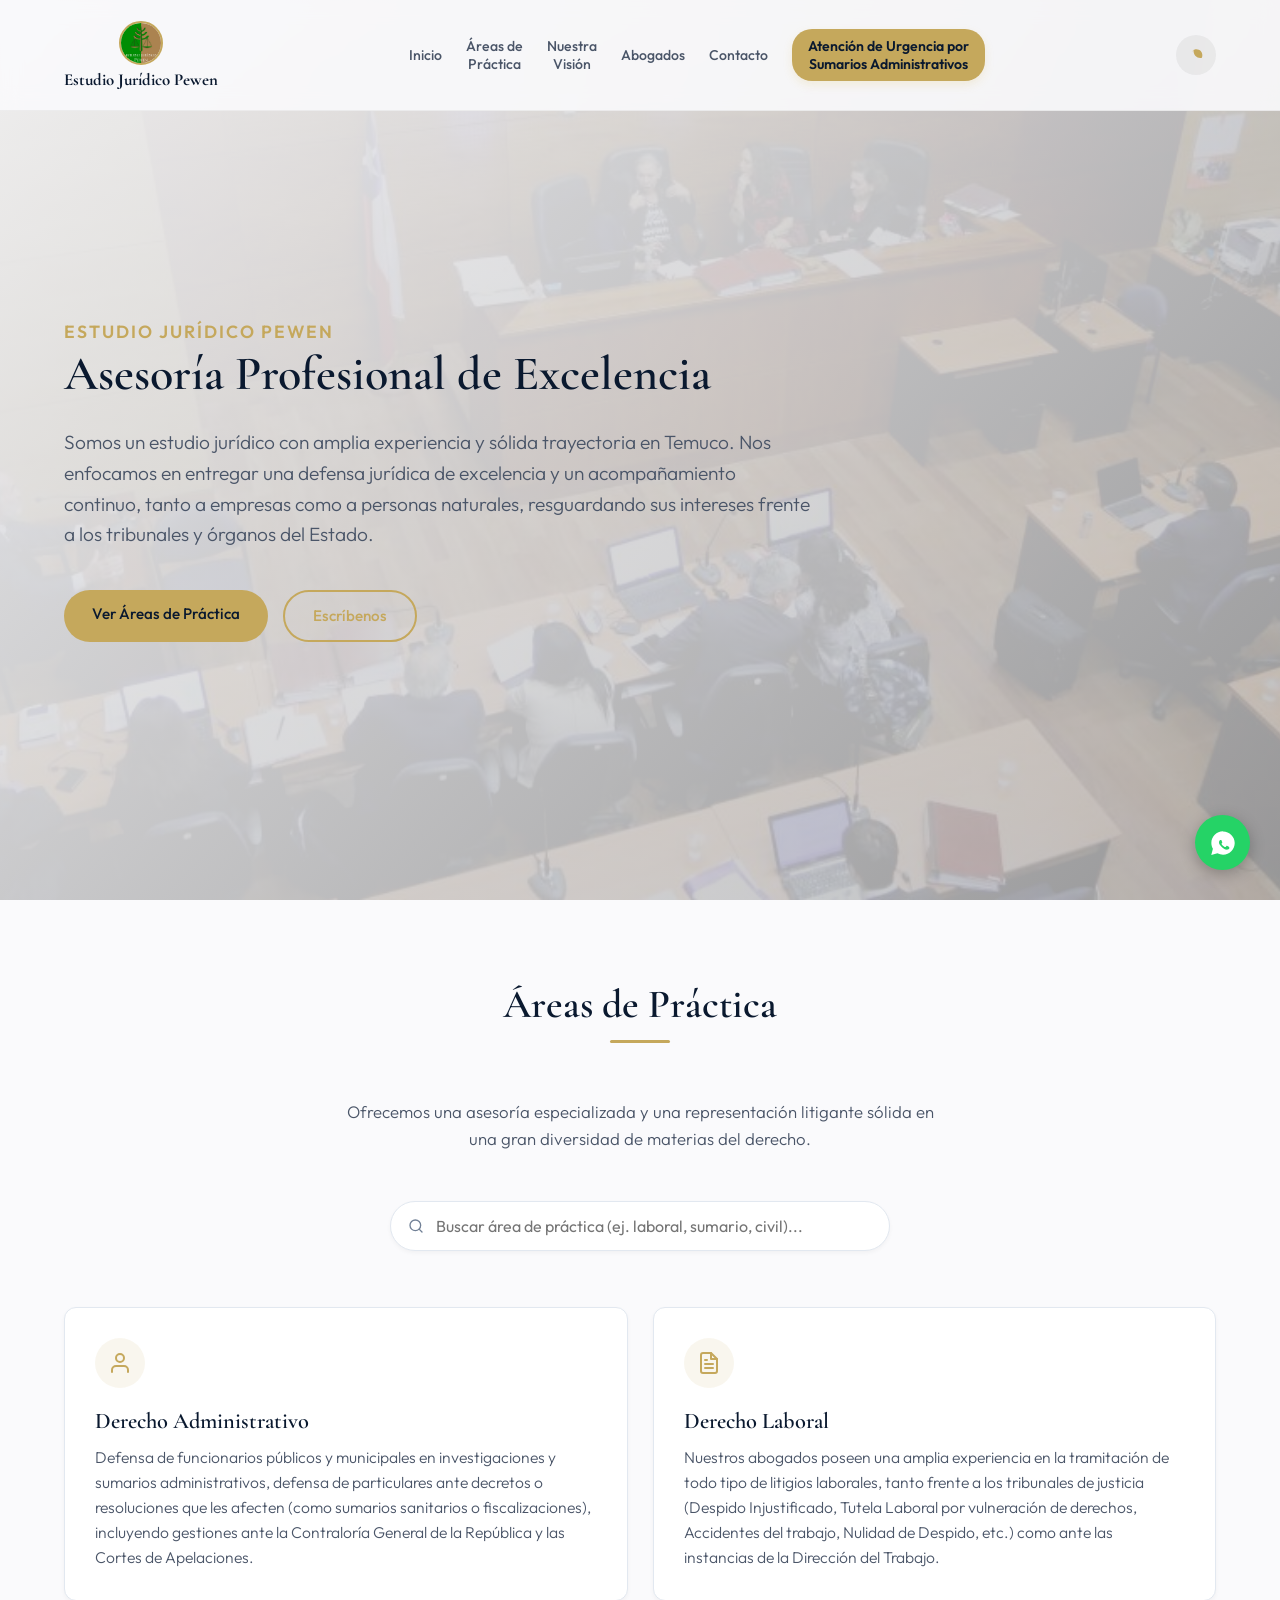
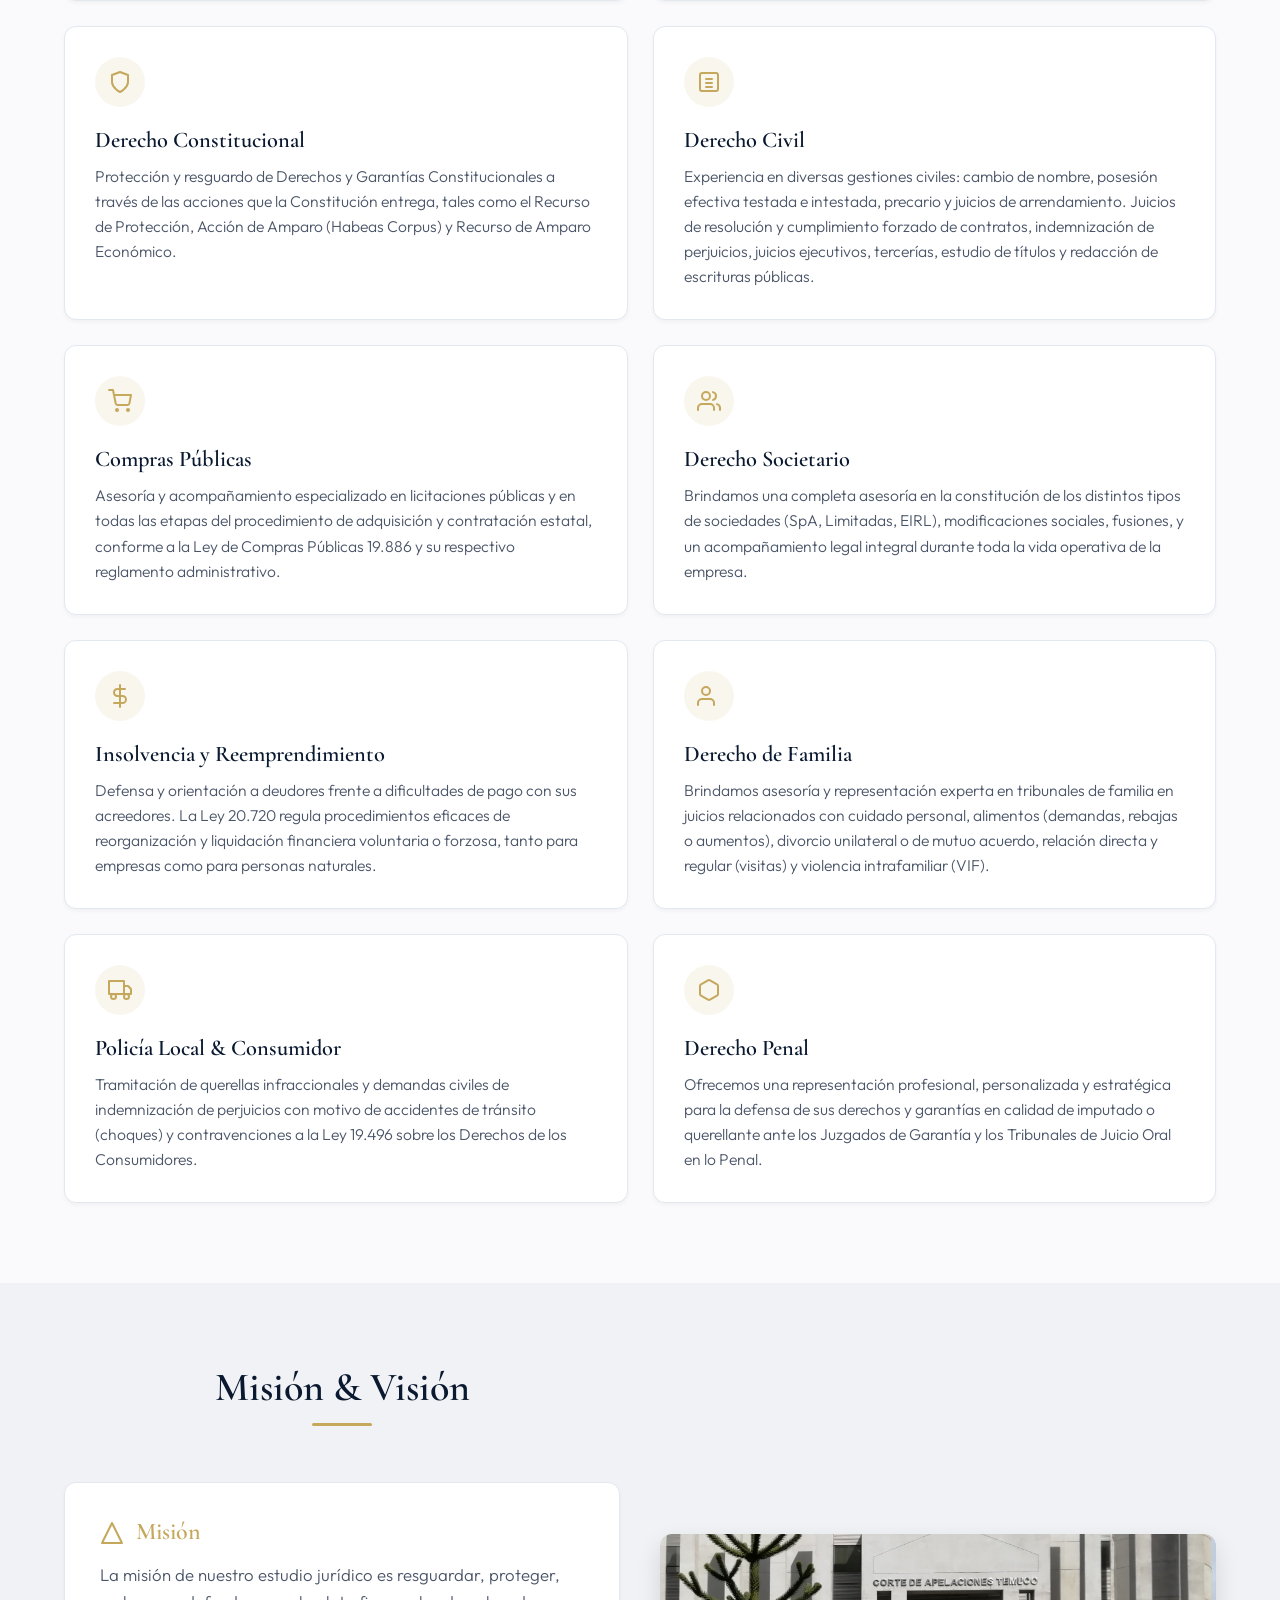
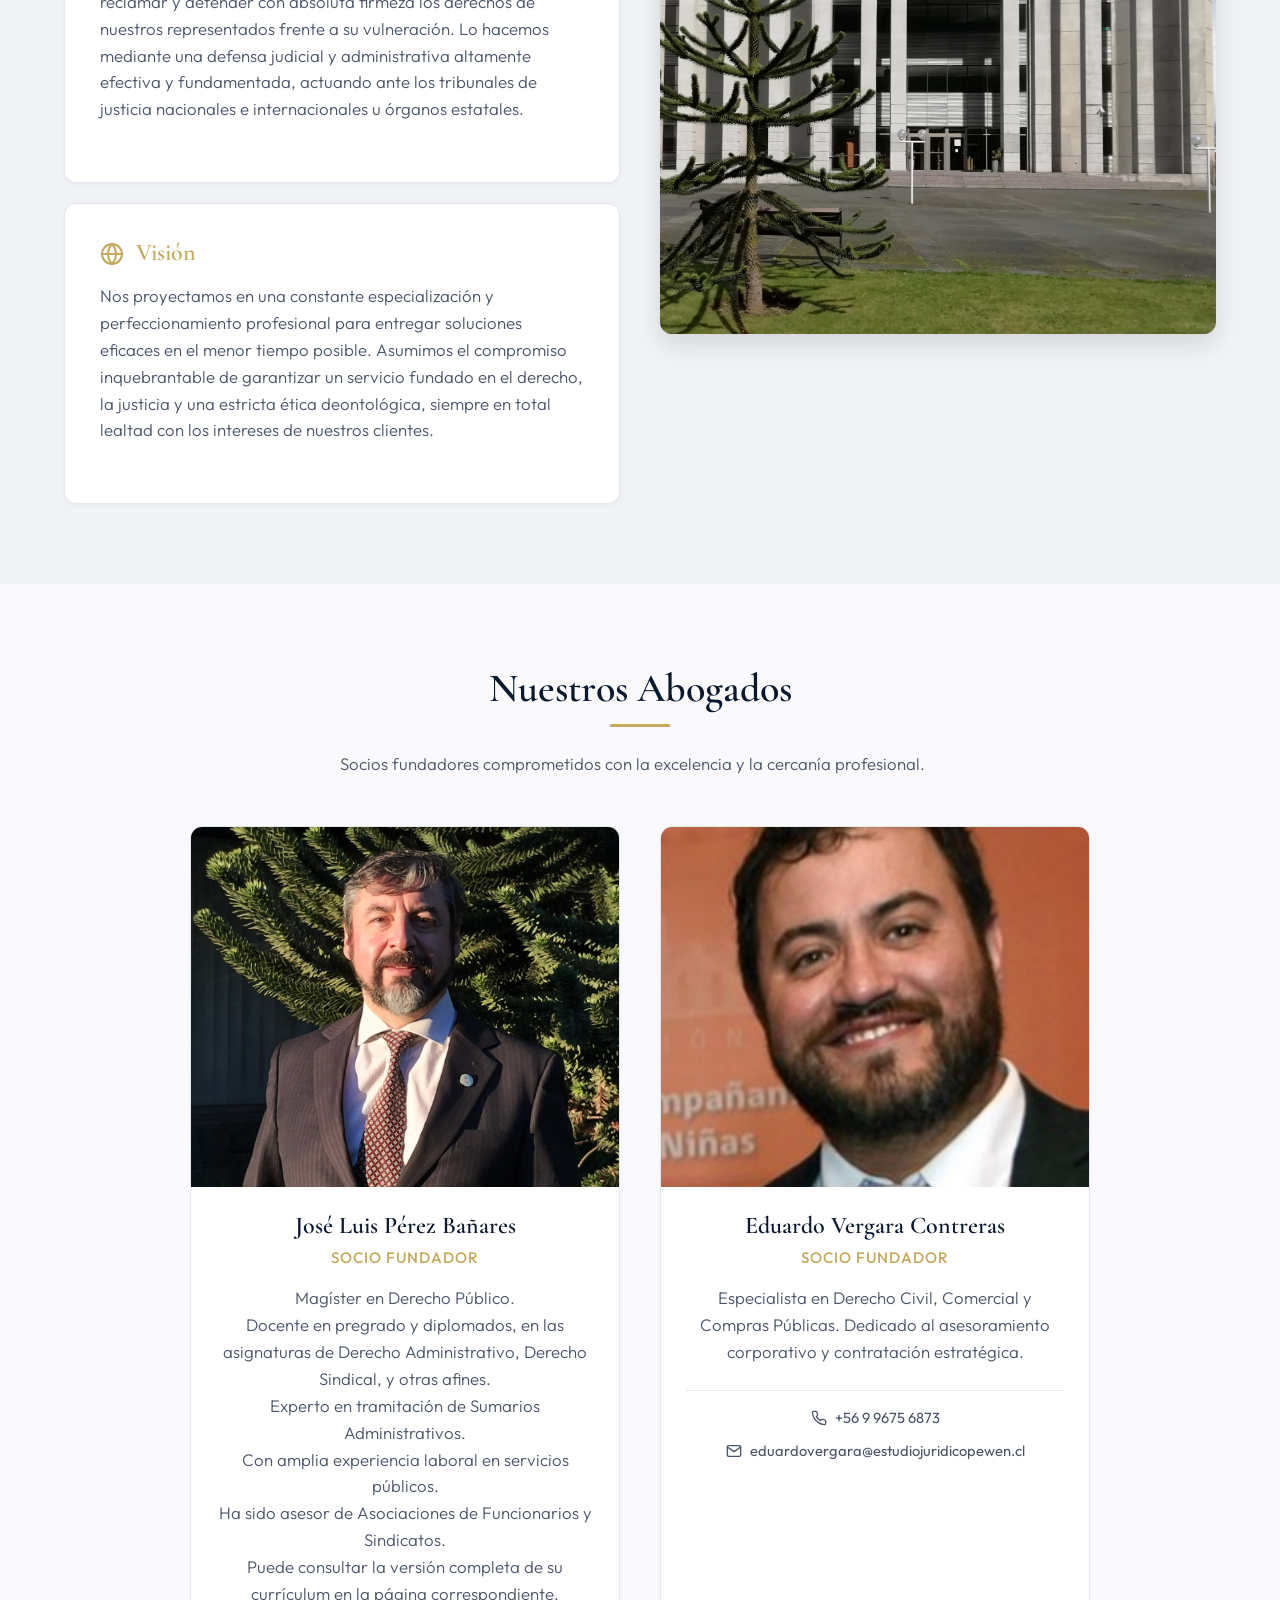
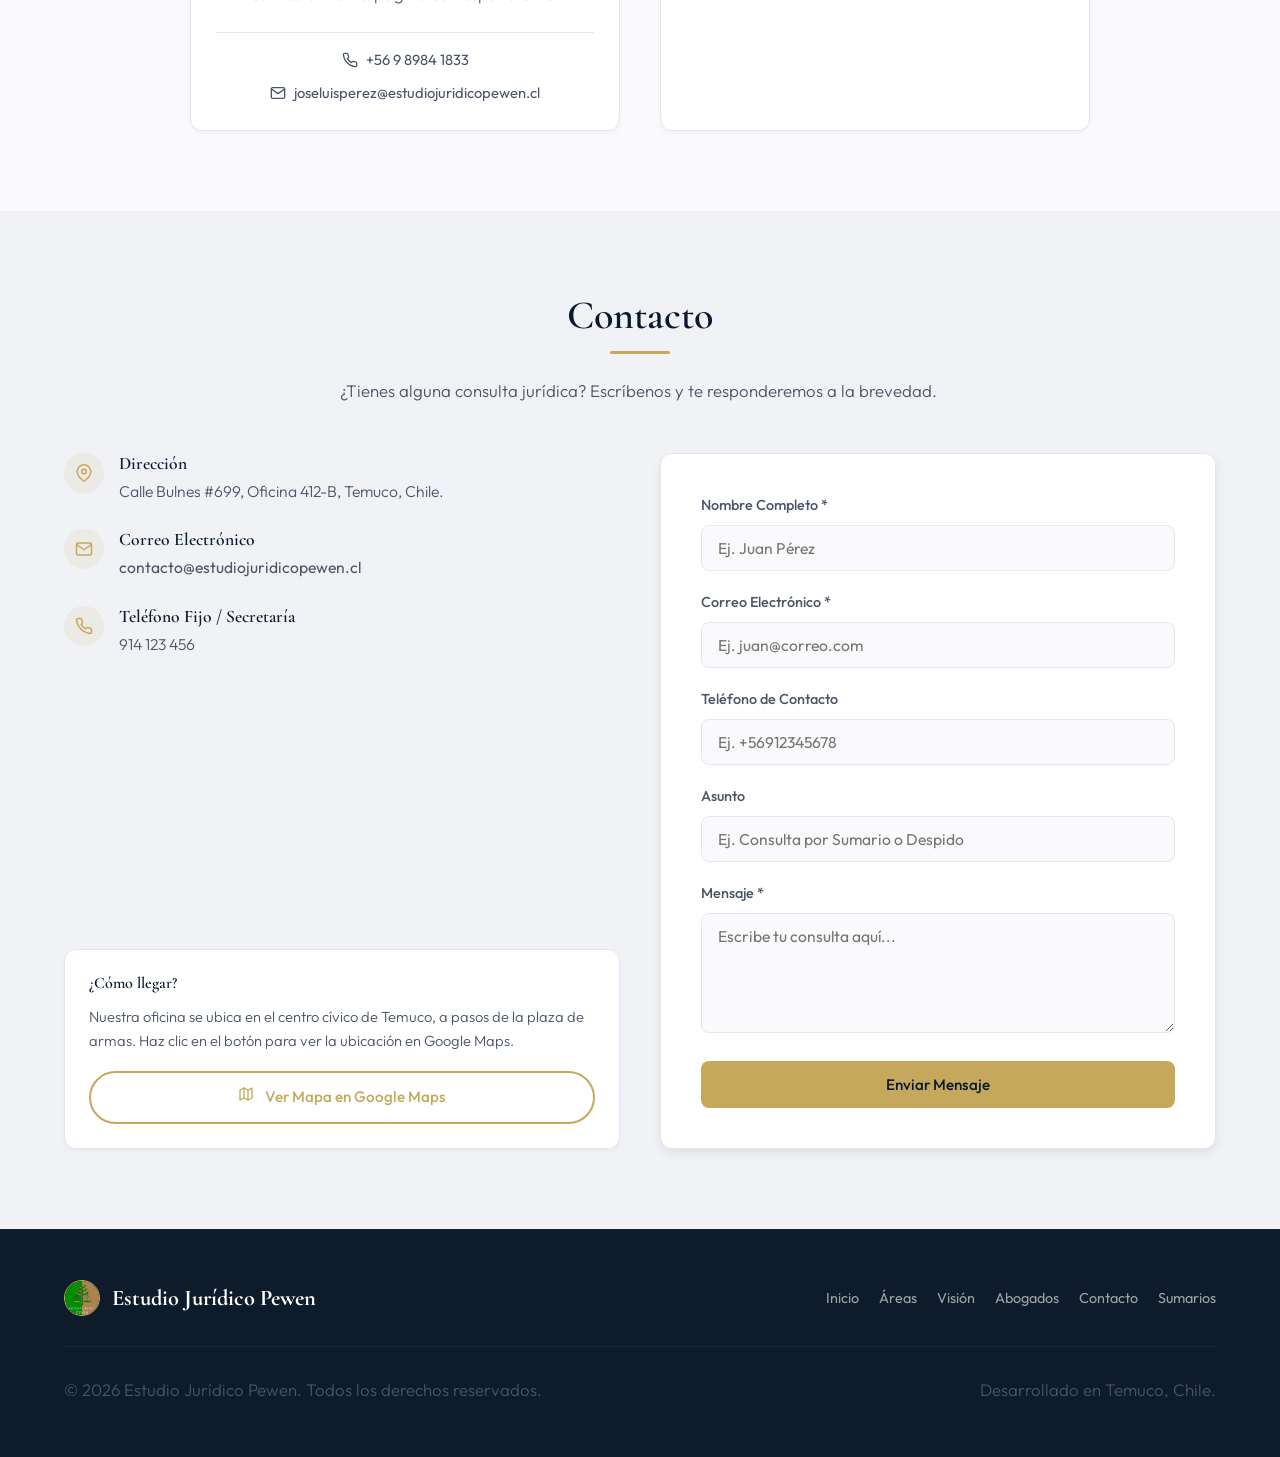
<file: index.html>
<!DOCTYPE html>
<html lang="es" data-theme="light">
<head>
    <meta charset="UTF-8">
    <meta name="viewport" content="width=device-width, initial-scale=1.0">
    
    <!-- SEO Optimization -->
    <title>Estudio Jurídico Pewen — Temuco, Chile</title>
    <meta name="description" content="El Estudio Jurídico Pewen en Temuco se especializa en Derecho Administrativo, Laboral, Civil, de Familia, Penal, Societario y compras públicas. Abogados José Luis Pérez Bañares y Eduardo Vergara Contreras.">
    <meta name="keywords" content="Estudio Juridico Pewen, Abogados Temuco, Derecho Administrativo Temuco, Derecho Laboral Temuco, Jose Luis Perez Banares, Eduardo Vergara Contreras, Licitaciones Publicas, Abogados Araucania">
    <meta name="robots" content="index, follow">
    <link rel="canonical" href="https://www.estudiojuridicopewen.cl/">
    
    <!-- Open Graph / Facebook -->
    <meta property="og:type" content="website">
    <meta property="og:title" content="Estudio Jurídico Pewen | Asesoría Legal Integral">
    <meta property="og:description" content="Especialistas en Derecho Administrativo, Laboral, Civil y más. Ofrecemos defensa profesional a empresas y personas en Temuco.">
    <meta property="og:url" content="https://www.estudiojuridicopewen.cl/">
    <meta property="og:image" content="img/bg_home.jpg">
    
    <!-- Twitter -->
    <meta name="twitter:card" content="summary_large_image">
    <meta name="twitter:title" content="Estudio Jurídico Pewen — Temuco">
    <meta name="twitter:description" content="Defensa legal de excelencia en Derecho Administrativo y Laboral. Abogados José Luis Pérez y Eduardo Vergara.">
    <meta name="twitter:image" content="img/bg_home.jpg">
    
    <!-- Favicon -->
    <link rel="icon" type="image/x-icon" href="img/logo.jpeg">
    
    <!-- Style Sheets -->
    <link rel="stylesheet" href="css/variables.css">
    <link rel="stylesheet" href="css/main.css">
    <link rel="stylesheet" href="css/components.css">
    <link rel="stylesheet" href="css/animations.css">
    
    <!-- Early Theme Script (Prevents flash of light theme) -->
    <script src="js/theme.js"></script>
</head>
<body>

    <!-- FLOATING NAVBAR -->
    <header class="navbar-wrapper">
        <div class="container">
            <nav class="navbar" id="main-navbar">
                <a href="#" class="nav-brand" id="nav-brand-link" aria-label="Ir al inicio">
                    <img src="img/logo.jpeg" alt="Logo Estudio Jurídico Pewen" class="nav-brand-logo">
                    <span class="nav-logo-text">Estudio Jurídico Pewen</span>
                </a>
                
                <ul class="nav-menu">
                    <li><a href="index.html#" class="nav-link active">Inicio</a></li>
                    <li><a href="index.html#practicas" class="nav-link">Áreas de<br>Práctica</a></li>
                    <li><a href="index.html#vision" class="nav-link">Nuestra<br>Visión</a></li>
                    <li><a href="index.html#abogados" class="nav-link">Abogados</a></li>
                    <li><a href="index.html#contacto" class="nav-link">Contacto</a></li>
                    <li><a href="sumarios.html" class="nav-link highlighted">Atención de Urgencia por<br>Sumarios Administrativos</a></li>
                </ul>
                
                <div class="nav-actions">
                    <button class="theme-toggle-btn flex-center" id="theme-toggle" aria-label="Alternar tema de color">
                        <svg viewBox="0 0 24 24" id="theme-icon">
                            <!-- Theme icon loaded dynamically via JavaScript -->
                        </svg>
                    </button>
                    <button class="nav-toggle-btn" id="nav-toggle" aria-label="Abrir menú de navegación" aria-expanded="false">
                        <span></span>
                        <span></span>
                        <span></span>
                    </button>
                </div>
            </nav>
        </div>
    </header>

    <!-- MOBILE MENU DRAWER OVERLAY -->
    <div class="mobile-nav-overlay flex-center" id="mobile-menu-overlay">
        <ul class="mobile-nav-menu text-center">
            <li><a href="index.html#" class="mobile-nav-link">Inicio</a></li>
            <li><a href="index.html#practicas" class="mobile-nav-link">Áreas de Práctica</a></li>
            <li><a href="index.html#vision" class="mobile-nav-link">Nuestra Visión</a></li>
            <li><a href="index.html#abogados" class="mobile-nav-link">Abogados</a></li>
            <li><a href="index.html#contacto" class="mobile-nav-link">Contacto</a></li>
            <li><a href="sumarios.html" class="mobile-nav-link" style="color: var(--color-gold); font-weight: 700; font-size: 1.5rem; display: block; line-height: 1.2;">Atención de Urgencia por<br>Sumarios Administrativos</a></li>
        </ul>
    </div>

    <!-- MAIN BODY -->
    <main>
        
        <!-- HERO SECTION -->
        <section class="hero" id="home">
            <div class="hero-bg">
                <img src="img/bg_home.jpg" alt="Fondo Estudio Jurídico Pewen">
            </div>
            <div class="hero-overlay"></div>
            
            <div class="container animate-fade-in-up">
                <div class="hero-content">
                    <span class="hero-tagline">Estudio Jurídico Pewen</span>
                    <h1>Asesoría Profesional de Excelencia</h1>
                    <p class="hero-desc">
                        Somos un estudio jurídico con amplia experiencia y sólida trayectoria en Temuco. 
                        Nos enfocamos en entregar una defensa jurídica de excelencia y un acompañamiento continuo, 
                        tanto a empresas como a personas naturales, resguardando sus intereses frente a los tribunales y órganos del Estado.
                    </p>
                    <div class="hero-buttons">
                        <a href="#practicas" class="btn btn-primary">Ver Áreas de Práctica</a>
                        <a href="#contacto" class="btn btn-outline">Escríbenos</a>
                    </div>
                </div>
            </div>
        </section>

        <!-- PRACTICE AREAS SECTION -->
        <section class="practice-section" id="practicas">
            <div class="container">
                <div class="practice-header">
                    <h2>Áreas de Práctica</h2>
                    <p>Ofrecemos una asesoría especializada y una representación litigante sólida en una gran diversidad de materias del derecho.</p>
                </div>

                <!-- Interactive Search Bar -->
                <div class="search-container">
                    <svg class="search-icon" viewBox="0 0 24 24" fill="none" stroke="currentColor" stroke-width="2" stroke-linecap="round" stroke-linejoin="round">
                        <circle cx="11" cy="11" r="8"></circle>
                        <line x1="21" y1="21" x2="16.65" y2="16.65"></line>
                    </svg>
                    <input type="text" id="search-input" class="search-input" placeholder="Buscar área de práctica (ej. laboral, sumario, civil)..." aria-label="Buscar área de práctica">
                </div>

                <div class="practice-grid">
                    
                    <!-- 1. Derecho Administrativo -->
                    <div class="practice-card hover-lift hover-glow-gold">
                        <div class="practice-card-icon-wrapper flex-center">
                            <svg viewBox="0 0 24 24" fill="none" stroke="currentColor" stroke-width="2" stroke-linecap="round" stroke-linejoin="round">
                                <path d="M20 21v-2a4 4 0 0 0-4-4H8a4 4 0 0 0-4 4v2"></path>
                                <circle cx="12" cy="7" r="4"></circle>
                            </svg>
                        </div>
                        <h3>Derecho Administrativo</h3>
                        <p>Defensa de funcionarios públicos y municipales en investigaciones y sumarios administrativos, defensa de particulares ante decretos o resoluciones que les afecten (como sumarios sanitarios o fiscalizaciones), incluyendo gestiones ante la Contraloría General de la República y las Cortes de Apelaciones.</p>
                    </div>

                    <!-- 2. Derecho Laboral -->
                    <div class="practice-card hover-lift hover-glow-gold">
                        <div class="practice-card-icon-wrapper flex-center">
                            <svg viewBox="0 0 24 24" fill="none" stroke="currentColor" stroke-width="2" stroke-linecap="round" stroke-linejoin="round">
                                <path d="M14 2H6a2 2 0 0 0-2 2v16a2 2 0 0 0 2 2h12a2 2 0 0 0 2-2V8z"></path>
                                <polyline points="14 2 14 8 20 8"></polyline>
                                <line x1="16" y1="13" x2="8" y2="13"></line>
                                <line x1="16" y1="17" x2="8" y2="17"></line>
                                <polyline points="10 9 9 9 8 9"></polyline>
                            </svg>
                        </div>
                        <h3>Derecho Laboral</h3>
                        <p>Nuestros abogados poseen una amplia experiencia en la tramitación de todo tipo de litigios laborales, tanto frente a los tribunales de justicia (Despido Injustificado, Tutela Laboral por vulneración de derechos, Accidentes del trabajo, Nulidad de Despido, etc.) como ante las instancias de la Dirección del Trabajo.</p>
                    </div>

                    <!-- 3. Derecho Constitucional -->
                    <div class="practice-card hover-lift hover-glow-gold">
                        <div class="practice-card-icon-wrapper flex-center">
                            <svg viewBox="0 0 24 24" fill="none" stroke="currentColor" stroke-width="2" stroke-linecap="round" stroke-linejoin="round">
                                <path d="M12 22s8-4 8-10V5l-8-3-8 3v7c0 6 8 10 8 10z"></path>
                            </svg>
                        </div>
                        <h3>Derecho Constitucional</h3>
                        <p>Protección y resguardo de Derechos y Garantías Constitucionales a través de las acciones que la Constitución entrega, tales como el Recurso de Protección, Acción de Amparo (Habeas Corpus) y Recurso de Amparo Económico.</p>
                    </div>

                    <!-- 4. Derecho Civil -->
                    <div class="practice-card hover-lift hover-glow-gold">
                        <div class="practice-card-icon-wrapper flex-center">
                            <svg viewBox="0 0 24 24" fill="none" stroke="currentColor" stroke-width="2" stroke-linecap="round" stroke-linejoin="round">
                                <rect x="3" y="3" width="18" height="18" rx="2" ry="2"></rect>
                                <line x1="9" y1="9" x2="15" y2="9"></line>
                                <line x1="9" y1="13" x2="15" y2="13"></line>
                                <line x1="9" y1="17" x2="15" y2="17"></line>
                            </svg>
                        </div>
                        <h3>Derecho Civil</h3>
                        <p>Experiencia en diversas gestiones civiles: cambio de nombre, posesión efectiva testada e intestada, precario y juicios de arrendamiento. Juicios de resolución y cumplimiento forzado de contratos, indemnización de perjuicios, juicios ejecutivos, tercerías, estudio de títulos y redacción de escrituras públicas.</p>
                    </div>

                    <!-- 5. Compras Públicas -->
                    <div class="practice-card hover-lift hover-glow-gold">
                        <div class="practice-card-icon-wrapper flex-center">
                            <svg viewBox="0 0 24 24" fill="none" stroke="currentColor" stroke-width="2" stroke-linecap="round" stroke-linejoin="round">
                                <circle cx="9" cy="21" r="1"></circle>
                                <circle cx="20" cy="21" r="1"></circle>
                                <path d="M1 1h4l2.68 13.39a2 2 0 0 0 2 1.61h9.72a2 2 0 0 0 2-1.61L23 6H6"></path>
                            </svg>
                        </div>
                        <h3>Compras Públicas</h3>
                        <p>Asesoría y acompañamiento especializado en licitaciones públicas y en todas las etapas del procedimiento de adquisición y contratación estatal, conforme a la Ley de Compras Públicas 19.886 y su respectivo reglamento administrativo.</p>
                    </div>

                    <!-- 6. Derecho Societario -->
                    <div class="practice-card hover-lift hover-glow-gold">
                        <div class="practice-card-icon-wrapper flex-center">
                            <svg viewBox="0 0 24 24" fill="none" stroke="currentColor" stroke-width="2" stroke-linecap="round" stroke-linejoin="round">
                                <path d="M17 21v-2a4 4 0 0 0-4-4H5a4 4 0 0 0-4 4v2"></path>
                                <circle cx="9" cy="7" r="4"></circle>
                                <path d="M23 21v-2a4 4 0 0 0-3-3.87"></path>
                                <path d="M16 3.13a4 4 0 0 1 0 7.75"></path>
                            </svg>
                        </div>
                        <h3>Derecho Societario</h3>
                        <p>Brindamos una completa asesoría en la constitución de los distintos tipos de sociedades (SpA, Limitadas, EIRL), modificaciones sociales, fusiones, y un acompañamiento legal integral durante toda la vida operativa de la empresa.</p>
                    </div>

                    <!-- 7. Insolvencia y Reemprendimiento -->
                    <div class="practice-card hover-lift hover-glow-gold">
                        <div class="practice-card-icon-wrapper flex-center">
                            <svg viewBox="0 0 24 24" fill="none" stroke="currentColor" stroke-width="2" stroke-linecap="round" stroke-linejoin="round">
                                <line x1="12" y1="1" x2="12" y2="23"></line>
                                <path d="M17 5H9.5a3.5 3.5 0 0 0 0 7h5a3.5 3.5 0 0 1 0 7H6"></path>
                            </svg>
                        </div>
                        <h3>Insolvencia y Reemprendimiento</h3>
                        <p>Defensa y orientación a deudores frente a dificultades de pago con sus acreedores. La Ley 20.720 regula procedimientos eficaces de reorganización y liquidación financiera voluntaria o forzosa, tanto para empresas como para personas naturales.</p>
                    </div>

                    <!-- 8. Derecho de Familia -->
                    <div class="practice-card hover-lift hover-glow-gold">
                        <div class="practice-card-icon-wrapper flex-center">
                            <svg viewBox="0 0 24 24" fill="none" stroke="currentColor" stroke-width="2" stroke-linecap="round" stroke-linejoin="round">
                                <path d="M17 21v-2a4 4 0 0 0-4-4H5a4 4 0 0 0-4 4v2"></path>
                                <circle cx="9" cy="7" r="4"></circle>
                            </svg>
                        </div>
                        <h3>Derecho de Familia</h3>
                        <p>Brindamos asesoría y representación experta en tribunales de familia en juicios relacionados con cuidado personal, alimentos (demandas, rebajas o aumentos), divorcio unilateral o de mutuo acuerdo, relación directa y regular (visitas) y violencia intrafamiliar (VIF).</p>
                    </div>

                    <!-- 9. Policía Local y Consumidor -->
                    <div class="practice-card hover-lift hover-glow-gold">
                        <div class="practice-card-icon-wrapper flex-center">
                            <svg viewBox="0 0 24 24" fill="none" stroke="currentColor" stroke-width="2" stroke-linecap="round" stroke-linejoin="round">
                                <rect x="1" y="3" width="15" height="13"></rect>
                                <polygon points="16 8 20 8 23 11 23 16 16 16 16 8"></polygon>
                                <circle cx="5.5" cy="18.5" r="2.5"></circle>
                                <circle cx="18.5" cy="18.5" r="2.5"></circle>
                            </svg>
                        </div>
                        <h3>Policía Local & Consumidor</h3>
                        <p>Tramitación de querellas infraccionales y demandas civiles de indemnización de perjuicios con motivo de accidentes de tránsito (choques) y contravenciones a la Ley 19.496 sobre los Derechos de los Consumidores.</p>
                    </div>

                    <!-- 10. Derecho Penal -->
                    <div class="practice-card hover-lift hover-glow-gold">
                        <div class="practice-card-icon-wrapper flex-center">
                            <svg viewBox="0 0 24 24" fill="none" stroke="currentColor" stroke-width="2" stroke-linecap="round" stroke-linejoin="round">
                                <path d="M21 16V8a2 2 0 0 0-1-1.73l-7-4a2 2 0 0 0-2 0l-7 4A2 2 0 0 0 3 8v8a2 2 0 0 0 1 1.73l7 4a2 2 0 0 0 2 0l7-4A2 2 0 0 0 21 16z"></path>
                            </svg>
                        </div>
                        <h3>Derecho Penal</h3>
                        <p>Ofrecemos una representación profesional, personalizada y estratégica para la defensa de sus derechos y garantías en calidad de imputado o querellante ante los Juzgados de Garantía y los Tribunales de Juicio Oral en lo Penal.</p>
                    </div>

                </div>
            </div>
        </section>

        <!-- MISSION & VISION SECTION -->
        <section class="vision-section" id="vision">
            <div class="container">
                <div class="grid-2 vision-grid">
                    
                    <!-- Left: Mission / Vision cards -->
                    <div class="vision-content">
                        <h2>Misión & Visión</h2>
                        
                        <div class="vision-card animate-fade-in delay-1">
                            <h3>
                                <svg viewBox="0 0 24 24" fill="none" stroke="currentColor" stroke-width="2" stroke-linecap="round" stroke-linejoin="round">
                                    <polygon points="12 2 2 22 22 22"></polygon>
                                </svg>
                                Misión
                            </h3>
                            <p>La misión de nuestro estudio jurídico es resguardar, proteger, reclamar y defender con absoluta firmeza los derechos de nuestros representados frente a su vulneración. Lo hacemos mediante una defensa judicial y administrativa altamente efectiva y fundamentada, actuando ante los tribunales de justicia nacionales e internacionales u órganos estatales.</p>
                        </div>

                        <div class="vision-card animate-fade-in delay-2">
                            <h3>
                                <svg viewBox="0 0 24 24" fill="none" stroke="currentColor" stroke-width="2" stroke-linecap="round" stroke-linejoin="round">
                                    <circle cx="12" cy="12" r="10"></circle>
                                    <line x1="2" y1="12" x2="22" y2="12"></line>
                                    <path d="M12 2a15.3 15.3 0 0 1 4 10 15.3 15.3 0 0 1-4 10 15.3 15.3 0 0 1-4-10 15.3 15.3 0 0 1 4-10z"></path>
                                </svg>
                                Visión
                            </h3>
                            <p>Nos proyectamos en una constante especialización y perfeccionamiento profesional para entregar soluciones eficaces en el menor tiempo posible. Asumimos el compromiso inquebrantable de garantizar un servicio fundado en el derecho, la justicia y una estricta ética deontológica, siempre en total lealtad con los intereses de nuestros clientes.</p>
                        </div>
                    </div>

                    <!-- Right: Picture -->
                    <div class="vision-images animate-fade-in delay-3">
                        <img src="img/bg_vision.jpg" alt="Visión del Estudio Jurídico Pewen">
                    </div>

                </div>
            </div>
        </section>

        <!-- LAWYERS SECTION -->
        <section class="lawyers-section" id="abogados">
            <div class="container">
                <h2>Nuestros Abogados</h2>
                <p class="text-center" style="max-width: 600px; margin: -2rem auto 3rem auto; color: var(--text-secondary);">Socios fundadores comprometidos con la excelencia y la cercanía profesional.</p>
                
                <div class="grid-2 lawyers-grid">
                    
                    <!-- Lawyer 1: José Luis Pérez Bañares -->
                    <div class="lawyer-card hover-lift">
                        <div class="lawyer-image-wrapper">
                            <img src="img/jose_luis.png" alt="Abogado José Luis Pérez Bañares">
                        </div>
                        <div class="lawyer-info">
                            <h3 class="lawyer-name">José Luis Pérez Bañares</h3>
                            <div class="lawyer-role">Socio Fundador</div>
                            <p>
                                Magíster en Derecho Público.<br>
                                Docente en pregrado y diplomados, en las asignaturas de Derecho Administrativo, Derecho Sindical, y otras afines.<br>
                                Experto en tramitación de Sumarios Administrativos.<br>
                                Con amplia experiencia laboral en servicios públicos.<br>
                                Ha sido asesor de Asociaciones de Funcionarios y Sindicatos.<br>
                                Puede consultar la versión completa de su currículum en la página correspondiente.
                            </p>
                            <ul class="lawyer-contact">
                                <li>
                                    <a href="tel:+56989841833" class="lawyer-contact-link">
                                        <svg viewBox="0 0 24 24" fill="none" stroke="currentColor" stroke-width="2" stroke-linecap="round" stroke-linejoin="round">
                                            <path d="M22 16.92v3a2 2 0 0 1-2.18 2 19.79 19.79 0 0 1-8.63-3.07 19.5 19.5 0 0 1-6-6 19.79 19.79 0 0 1-3.07-8.67A2 2 0 0 1 4.11 2h3a2 2 0 0 1 2 1.72 12.84 12.84 0 0 0 .7 2.81 2 2 0 0 1-.45 2.11L8.09 9.91a16 16 0 0 0 6 6l1.27-1.27a2 2 0 0 1 2.11-.45 12.84 12.84 0 0 0 2.81.7A2 2 0 0 1 22 16.92z"></path>
                                        </svg>
                                        +56 9 8984 1833
                                    </a>
                                </li>
                                <li>
                                    <a href="mailto:joseluisperez@estudiojuridicopewen.cl" class="lawyer-contact-link">
                                        <svg viewBox="0 0 24 24" fill="none" stroke="currentColor" stroke-width="2" stroke-linecap="round" stroke-linejoin="round">
                                            <path d="M4 4h16c1.1 0 2 .9 2 2v12c0 1.1-.9 2-2 2H4c-1.1 0-2-.9-2-2V6c0-1.1.9-2 2-2z"></path>
                                            <polyline points="22,6 12,13 2,6"></polyline>
                                        </svg>
                                        joseluisperez@estudiojuridicopewen.cl
                                    </a>
                                </li>
                            </ul>
                        </div>
                    </div>

                    <!-- Lawyer 2: Eduardo Vergara Contreras -->
                    <div class="lawyer-card hover-lift">
                        <div class="lawyer-image-wrapper">
                            <img src="img/eduardo.jpg" alt="Abogado Eduardo Vergara Contreras">
                        </div>
                        <div class="lawyer-info">
                            <h3 class="lawyer-name">Eduardo Vergara Contreras</h3>
                            <div class="lawyer-role">Socio Fundador</div>
                            <p>Especialista en Derecho Civil, Comercial y Compras Públicas. Dedicado al asesoramiento corporativo y contratación estratégica.</p>
                            <ul class="lawyer-contact">
                                <li>
                                    <a href="tel:+56996756873" class="lawyer-contact-link">
                                        <svg viewBox="0 0 24 24" fill="none" stroke="currentColor" stroke-width="2" stroke-linecap="round" stroke-linejoin="round">
                                            <path d="M22 16.92v3a2 2 0 0 1-2.18 2 19.79 19.79 0 0 1-8.63-3.07 19.5 19.5 0 0 1-6-6 19.79 19.79 0 0 1-3.07-8.67A2 2 0 0 1 4.11 2h3a2 2 0 0 1 2 1.72 12.84 12.84 0 0 0 .7 2.81 2 2 0 0 1-.45 2.11L8.09 9.91a16 16 0 0 0 6 6l1.27-1.27a2 2 0 0 1 2.11-.45 12.84 12.84 0 0 0 2.81.7A2 2 0 0 1 22 16.92z"></path>
                                        </svg>
                                        +56 9 9675 6873
                                    </a>
                                </li>
                                <li>
                                    <a href="mailto:eduardovergara@estudiojuridicopewen.cl" class="lawyer-contact-link">
                                        <svg viewBox="0 0 24 24" fill="none" stroke="currentColor" stroke-width="2" stroke-linecap="round" stroke-linejoin="round">
                                            <path d="M4 4h16c1.1 0 2 .9 2 2v12c0 1.1-.9 2-2 2H4c-1.1 0-2-.9-2-2V6c0-1.1.9-2 2-2z"></path>
                                            <polyline points="22,6 12,13 2,6"></polyline>
                                        </svg>
                                        eduardovergara@estudiojuridicopewen.cl
                                    </a>
                                </li>
                            </ul>
                        </div>
                    </div>

                </div>
            </div>
        </section>

        <!-- CONTACT SECTION -->
        <section class="contact-section" id="contacto">
            <div class="container">
                <h2>Contacto</h2>
                <p class="text-center" style="max-width: 600px; margin: -2rem auto 3rem auto; color: var(--text-secondary);">¿Tienes alguna consulta jurídica? Escríbenos y te responderemos a la brevedad.</p>
                
                <div class="grid-2">
                    
                    <!-- Left: Contact Details and Map -->
                    <div class="contact-info-column">
                        <ul class="contact-details">
                            
                            <li class="contact-item">
                                <div class="contact-icon flex-center">
                                    <svg viewBox="0 0 24 24" fill="none" stroke="currentColor" stroke-width="2" stroke-linecap="round" stroke-linejoin="round">
                                        <path d="M21 10c0 7-9 13-9 13s-9-6-9-13a9 9 0 0 1 18 0z"></path>
                                        <circle cx="12" cy="10" r="3"></circle>
                                    </svg>
                                </div>
                                <div class="contact-text">
                                    <h4>Dirección</h4>
                                    <p>Calle Bulnes #699, Oficina 412-B, Temuco, Chile.</p>
                                </div>
                            </li>

                            <li class="contact-item">
                                <div class="contact-icon flex-center">
                                    <svg viewBox="0 0 24 24" fill="none" stroke="currentColor" stroke-width="2" stroke-linecap="round" stroke-linejoin="round">
                                        <path d="M4 4h16c1.1 0 2 .9 2 2v12c0 1.1-.9 2-2 2H4c-1.1 0-2-.9-2-2V6c0-1.1.9-2 2-2z"></path>
                                        <polyline points="22,6 12,13 2,6"></polyline>
                                    </svg>
                                </div>
                                <div class="contact-text">
                                    <h4>Correo Electrónico</h4>
                                    <a href="mailto:contacto@estudiojuridicopewen.cl">contacto@estudiojuridicopewen.cl</a>
                                </div>
                            </li>

                            <li class="contact-item">
                                <div class="contact-icon flex-center">
                                    <svg viewBox="0 0 24 24" fill="none" stroke="currentColor" stroke-width="2" stroke-linecap="round" stroke-linejoin="round">
                                        <path d="M22 16.92v3a2 2 0 0 1-2.18 2 19.79 19.79 0 0 1-8.63-3.07 19.5 19.5 0 0 1-6-6 19.79 19.79 0 0 1-3.07-8.67A2 2 0 0 1 4.11 2h3a2 2 0 0 1 2 1.72 12.84 12.84 0 0 0 .7 2.81 2 2 0 0 1-.45 2.11L8.09 9.91a16 16 0 0 0 6 6l1.27-1.27a2 2 0 0 1 2.11-.45 12.84 12.84 0 0 0 2.81.7A2 2 0 0 1 22 16.92z"></path>
                                    </svg>
                                </div>
                                <div class="contact-text">
                                    <h4>Teléfono Fijo / Secretaría</h4>
                                    <p>914 123 456</p>
                                </div>
                            </li>

                        </ul>

                        <!-- Google Maps button card -->
                        <div class="map-card">
                            <h4>¿Cómo llegar?</h4>
                            <p style="font-size: 0.92rem; margin-bottom: 1.2rem;">Nuestra oficina se ubica en el centro cívico de Temuco, a pasos de la plaza de armas. Haz clic en el botón para ver la ubicación en Google Maps.</p>
                            <a href="https://maps.google.com/?q=Calle+Bulnes+699+Temuco+Chile" target="_blank" rel="noopener noreferrer" class="btn btn-outline map-btn flex-center">
                                <svg viewBox="0 0 24 24" fill="none" stroke="currentColor" stroke-width="2" stroke-linecap="round" stroke-linejoin="round" style="width:16px; height:16px; margin-right:8px;">
                                    <polygon points="3 6 9 3 15 6 21 3 21 18 15 21 9 18 3 21"></polygon>
                                    <line x1="9" y1="3" x2="9" y2="18"></line>
                                    <line x1="15" y1="6" x2="15" y2="21"></line>
                                </svg>
                                Ver Mapa en Google Maps
                            </a>
                        </div>
                    </div>

                    <!-- Right: Contact Form -->
                    <div class="form-card animate-scale-in">
                        <div id="form-status" class="form-status"></div>
                        <form id="contact-form" action="https://formsubmit.co/ajax/contacto@estudiojuridicopewen.cl" method="POST">
                            
                            <div class="form-group">
                                <label for="form-name" class="form-label">Nombre Completo *</label>
                                <input type="text" id="form-name" name="name" class="form-control" placeholder="Ej. Juan Pérez" required>
                            </div>

                            <div class="form-group">
                                <label for="form-email" class="form-label">Correo Electrónico *</label>
                                <input type="email" id="form-email" name="email" class="form-control" placeholder="Ej. juan@correo.com" required>
                            </div>

                            <div class="form-group">
                                <label for="form-phone" class="form-label">Teléfono de Contacto</label>
                                <input type="tel" id="form-phone" name="phone" class="form-control" placeholder="Ej. +56912345678">
                            </div>

                            <div class="form-group">
                                <label for="form-subject" class="form-label">Asunto</label>
                                <input type="text" id="form-subject" name="subject" class="form-control" placeholder="Ej. Consulta por Sumario o Despido">
                            </div>

                            <div class="form-group">
                                <label for="form-message" class="form-label">Mensaje *</label>
                                <textarea id="form-message" name="message" class="form-control" placeholder="Escribe tu consulta aquí..." required></textarea>
                            </div>

                            <!-- Hidden Spam Honeypot -->
                            <input type="text" name="_honey" style="display:none">
                            
                            <button type="submit" class="btn btn-primary form-submit-btn">Enviar Mensaje</button>
                        </form>
                    </div>

                </div>
            </div>
        </section>

    </main>

    <!-- FLOATING ACTIONS (WHATSAPP) -->
    <div class="floating-actions">
        <a href="https://wa.me/56989841833?text=Hola%20Abogado%20Jos%C3%A9%20Luis%20P%C3%A9rez,%20quisiera%20hacerle%20una%20consulta." 
           target="_blank" rel="noopener noreferrer" 
           class="floating-btn floating-btn-whatsapp flex-center pulse-whatsapp" 
           aria-label="Contactar por WhatsApp a José Luis Pérez"
           title="WhatsApp José Luis Pérez">
            <svg viewBox="0 0 24 24">
                <path d="M12.012 2c-5.523 0-10 4.477-10 10 0 1.775.463 3.504 1.34 5.025l-1.42 5.19 5.302-1.392c1.478.807 3.133 1.233 4.815 1.233 5.522 0 10-4.477 10-10s-4.478-10-10-10zm5.82 14.343c-.25.704-1.44 1.282-1.986 1.332-.49.046-.99.075-2.69-.633-2.18-.9-3.57-3.11-3.68-3.26-.11-.15-.89-1.18-.89-2.26 0-1.07.56-1.6.76-1.81.2-.21.43-.26.57-.26.14 0 .28.01.4.01.12 0 .28-.05.44.33.16.39.56 1.37.61 1.47.05.1.08.22.01.36-.07.14-.11.23-.22.36-.11.13-.23.29-.33.39-.1.1-.22.21-.09.43.13.22.58.95 1.24 1.54.86.76 1.58 1 1.8 1.1.22.1.35.08.48-.06.13-.15.56-.65.71-.87.15-.22.3-.18.5-.11.2.07 1.27.6 1.49.71.22.11.36.17.41.26.05.09.05.53-.2 1.24z"/>
            </svg>
        </a>
    </div>

    <!-- FOOTER -->
    <footer>
        <div class="container">
            <div class="footer-content">
                <a href="#" class="footer-logo">
                    <img src="img/logo.jpeg" alt="Logo Estudio Jurídico Pewen" style="height:36px; width:36px; border-radius:50%; border: 1px solid var(--color-gold);">
                    <span>Estudio Jurídico Pewen</span>
                </a>
                <ul class="footer-links">
                    <li><a href="index.html#" class="footer-link">Inicio</a></li>
                    <li><a href="index.html#practicas" class="footer-link">Áreas</a></li>
                    <li><a href="index.html#vision" class="footer-link">Visión</a></li>
                    <li><a href="index.html#abogados" class="footer-link">Abogados</a></li>
                    <li><a href="index.html#contacto" class="footer-link">Contacto</a></li>
                    <li><a href="sumarios.html" class="footer-link">Sumarios</a></li>
                </ul>
            </div>
            <div class="footer-bottom">
                <p>&copy; 2026 Estudio Jurídico Pewen. Todos los derechos reservados.</p>
                <p>Desarrollado en Temuco, Chile.</p>
            </div>
        </div>
    </footer>

    <!-- Scripts -->
    <script src="js/app.js" defer></script>
</body>
</html>
</file>
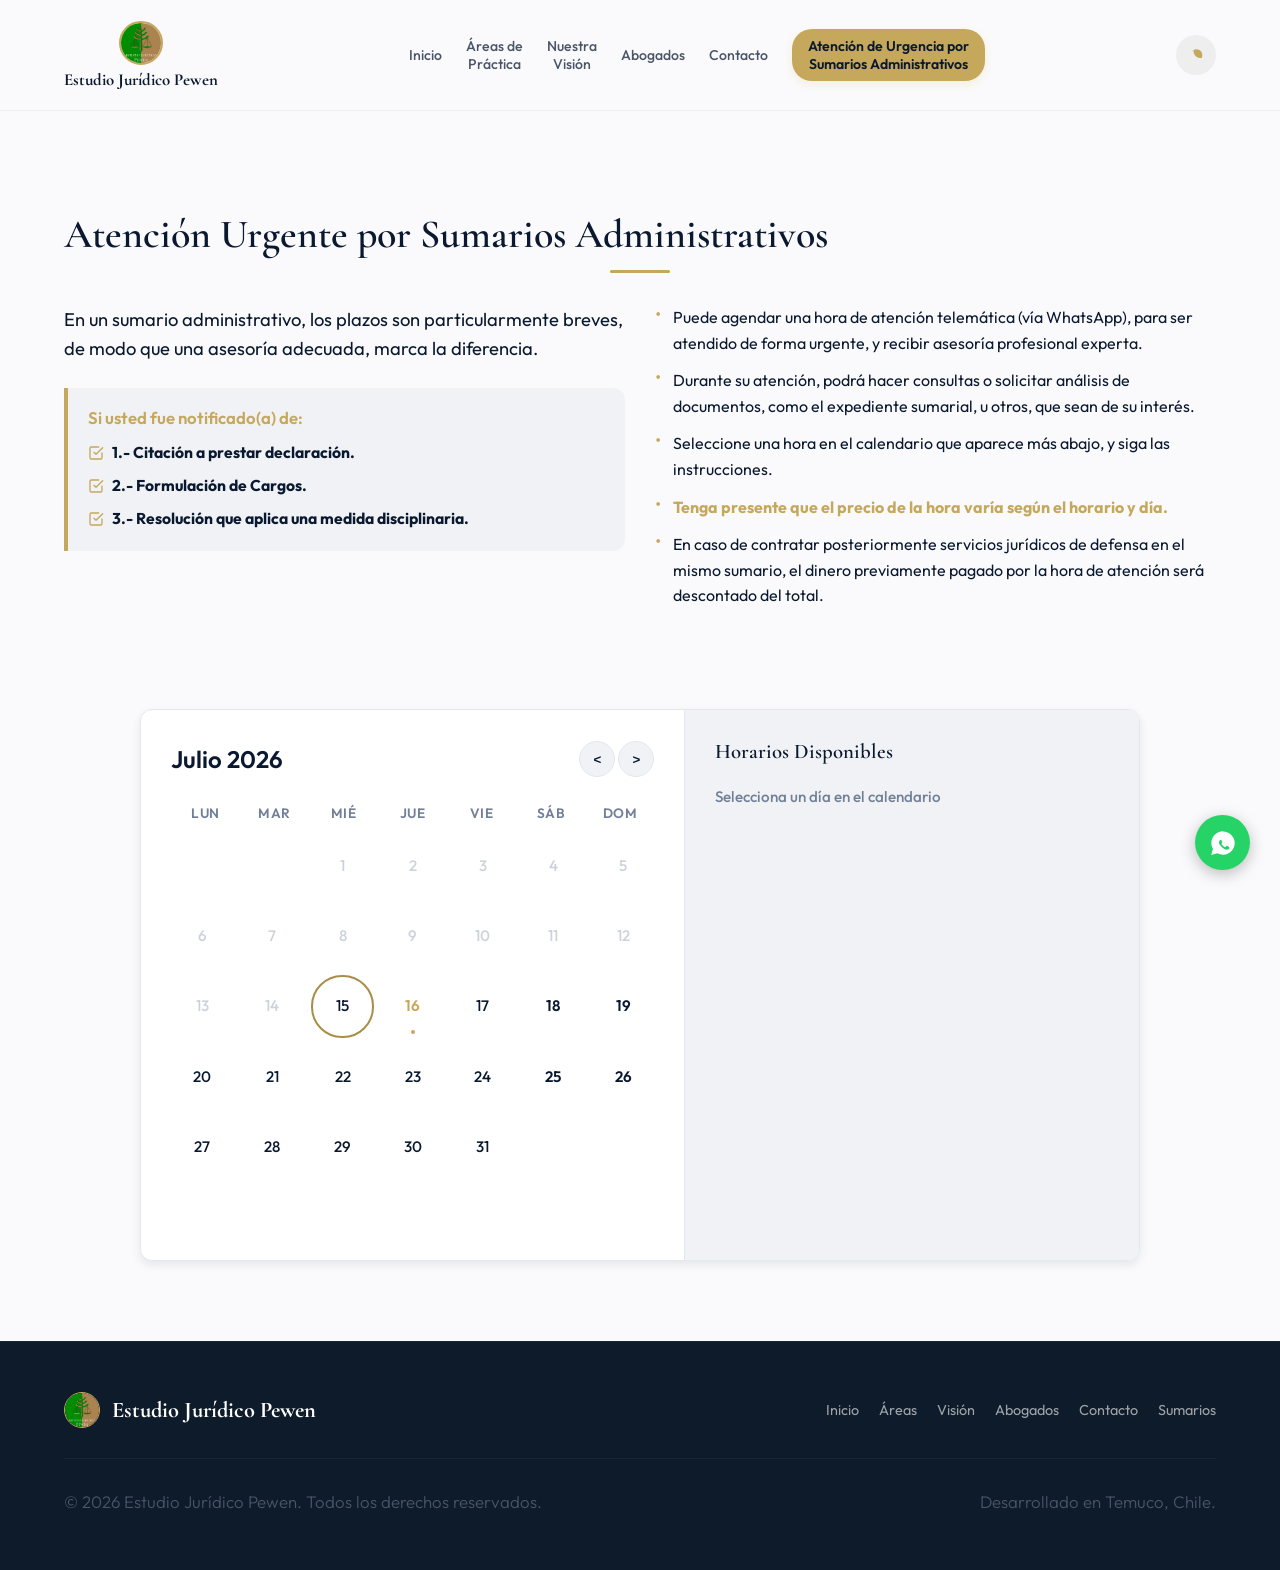
<file: sumarios.html>
<!DOCTYPE html>
<html lang="es" data-theme="light">
<head>
    <meta charset="UTF-8">
    <meta name="viewport" content="width=device-width, initial-scale=1.0">
    
    <!-- SEO Optimization -->
    <title>Sumarios Administrativos — Asesoría Urgente — Estudio Jurídico Pewen</title>
    <meta name="description" content="Agendamiento de horas urgente para defensa y asesoría profesional en sumarios administrativos en Chile. Abogado José Luis Pérez Bañares.">
    <meta name="keywords" content="Sumario Administrativo, Defensa Sumario, Formulacion de Cargos, Citacion Declarar, Medida Disciplinaria, Abogado Sumarios, Temuco, Chile">
    <meta name="robots" content="index, follow">
    <link rel="canonical" href="https://www.estudiojuridicopewen.cl/sumarios.html">
    
    <!-- Open Graph / Facebook -->
    <meta property="og:type" content="website">
    <meta property="og:title" content="Atención Urgente por Sumarios Administrativos | Pewen">
    <meta property="og:description" content="Asesoría legal experta y urgente para sumarios administrativos. Agenda una hora telemática vía WhatsApp.">
    <meta property="og:url" content="https://www.estudiojuridicopewen.cl/sumarios.html">
    <meta property="og:image" content="img/bg_home.jpg">
    
    <!-- Twitter -->
    <meta name="twitter:card" content="summary_large_image">
    <meta name="twitter:title" content="Asesoría Urgente por Sumarios Administrativos — Estudio Jurídico Pewen">
    <meta name="twitter:description" content="Agenda tu hora en línea para recibir asesoría profesional urgente sobre procesos de sumarios administrativos.">
    <meta name="twitter:image" content="img/bg_home.jpg">
    
    <!-- Favicon -->
    <link rel="icon" type="image/x-icon" href="img/logo.jpeg">
    
    <!-- Style Sheets -->
    <link rel="stylesheet" href="css/variables.css">
    <link rel="stylesheet" href="css/main.css">
    <link rel="stylesheet" href="css/components.css">
    <link rel="stylesheet" href="css/animations.css">
    
    <!-- Early Theme Script (Prevents flash of light theme) -->
    <script src="js/theme.js"></script>
</head>
<body>

    <!-- FLOATING NAVBAR -->
    <header class="navbar-wrapper">
        <div class="container">
            <nav class="navbar" id="main-navbar">
                <a href="index.html#" class="nav-brand" id="nav-brand-link" aria-label="Ir al inicio">
                    <img src="img/logo.jpeg" alt="Logo Estudio Jurídico Pewen" class="nav-brand-logo">
                    <span class="nav-logo-text">Estudio Jurídico Pewen</span>
                </a>
                
                <ul class="nav-menu">
                    <li><a href="index.html#" class="nav-link">Inicio</a></li>
                    <li><a href="index.html#practicas" class="nav-link">Áreas de<br>Práctica</a></li>
                    <li><a href="index.html#vision" class="nav-link">Nuestra<br>Visión</a></li>
                    <li><a href="index.html#abogados" class="nav-link">Abogados</a></li>
                    <li><a href="index.html#contacto" class="nav-link">Contacto</a></li>
                    <li><a href="sumarios.html" class="nav-link highlighted active">Atención de Urgencia por<br>Sumarios Administrativos</a></li>
                </ul>
                
                <div class="nav-actions">
                    <button class="theme-toggle-btn flex-center" id="theme-toggle" aria-label="Alternar tema de color">
                        <svg viewBox="0 0 24 24" id="theme-icon">
                            <!-- Theme icon loaded dynamically via JavaScript -->
                        </svg>
                    </button>
                    <button class="nav-toggle-btn" id="nav-toggle" aria-label="Abrir menú de navegación" aria-expanded="false">
                        <span></span>
                        <span></span>
                        <span></span>
                    </button>
                </div>
            </nav>
        </div>
    </header>

    <!-- MOBILE MENU DRAWER OVERLAY -->
    <div class="mobile-nav-overlay flex-center" id="mobile-menu-overlay">
        <ul class="mobile-nav-menu text-center">
            <li><a href="index.html#" class="mobile-nav-link">Inicio</a></li>
            <li><a href="index.html#practicas" class="mobile-nav-link">Áreas de Práctica</a></li>
            <li><a href="index.html#vision" class="mobile-nav-link">Nuestra Visión</a></li>
            <li><a href="index.html#abogados" class="mobile-nav-link">Abogados</a></li>
            <li><a href="index.html#contacto" class="mobile-nav-link">Contacto</a></li>
            <li><a href="sumarios.html" class="mobile-nav-link active" style="color: var(--color-gold); font-weight: 700; font-size: 1.5rem; display: block; line-height: 1.2;">Atención de Urgencia por<br>Sumarios Administrativos</a></li>
        </ul>
    </div>

    <!-- MAIN BODY -->
    <main style="padding-top: 130px;">
        
        <!-- INTRO INFORMATION SECTION -->
        <section class="sumario-intro-section">
            <div class="container animate-fade-in-up">
                <h2 style="margin-bottom: 2rem; text-align: left;">Atención Urgente por Sumarios Administrativos</h2>
                <div class="grid-2" style="align-items: flex-start; gap: 30px;">
                    <div>
                        <p style="font-size: 1.15rem; font-weight: 400; color: var(--text-primary); margin-bottom: 1.5rem;">
                            En un sumario administrativo, los plazos son particularmente breves, de modo que una asesoría adecuada, marca la diferencia.
                        </p>
                        
                        <div style="background-color: var(--bg-accent); border-left: 4px solid var(--color-gold); padding: 20px; border-radius: 0 var(--border-radius) var(--border-radius) 0; margin-bottom: 25px;">
                            <h4 style="font-family: var(--font-body); font-weight: 600; font-size: 1.05rem; margin-bottom: 12px; color: var(--color-gold);">
                                Si usted fue notificado(a) de:
                            </h4>
                            <ul style="list-style: none; padding-left: 0;">
                                <li style="margin-bottom: 8px; display: flex; align-items: center; gap: 8px; font-size: 0.98rem;">
                                    <svg viewBox="0 0 24 24" fill="none" stroke="currentColor" stroke-width="2" stroke-linecap="round" stroke-linejoin="round" style="width: 16px; height: 16px; color: var(--color-gold); flex-shrink:0;">
                                        <polyline points="9 11 12 14 22 4"></polyline>
                                        <path d="M21 12v7a2 2 0 0 1-2 2H5a2 2 0 0 1-2-2V5a2 2 0 0 1 2-2h11"></path>
                                    </svg>
                                    <strong>1.- Citación a prestar declaración.</strong>
                                </li>
                                <li style="margin-bottom: 8px; display: flex; align-items: center; gap: 8px; font-size: 0.98rem;">
                                    <svg viewBox="0 0 24 24" fill="none" stroke="currentColor" stroke-width="2" stroke-linecap="round" stroke-linejoin="round" style="width: 16px; height: 16px; color: var(--color-gold); flex-shrink:0;">
                                        <polyline points="9 11 12 14 22 4"></polyline>
                                        <path d="M21 12v7a2 2 0 0 1-2 2H5a2 2 0 0 1-2-2V5a2 2 0 0 1 2-2h11"></path>
                                    </svg>
                                    <strong>2.- Formulación de Cargos.</strong>
                                </li>
                                <li style="margin-bottom: 0; display: flex; align-items: center; gap: 8px; font-size: 0.98rem;">
                                    <svg viewBox="0 0 24 24" fill="none" stroke="currentColor" stroke-width="2" stroke-linecap="round" stroke-linejoin="round" style="width: 16px; height: 16px; color: var(--color-gold); flex-shrink:0;">
                                        <polyline points="9 11 12 14 22 4"></polyline>
                                        <path d="M21 12v7a2 2 0 0 1-2 2H5a2 2 0 0 1-2-2V5a2 2 0 0 1 2-2h11"></path>
                                    </svg>
                                    <strong>3.- Resolución que aplica una medida disciplinaria.</strong>
                                </li>
                            </ul>
                        </div>
                    </div>

                    <div>
                        <ul style="list-style: none; padding-left: 0;">
                            <li style="margin-bottom: 12px; font-size: 1rem; display: flex; gap: 12px;">
                                <span style="color: var(--color-gold); font-size: 1.2rem; line-height: 1;">•</span>
                                <span>Puede agendar una hora de atención telemática (vía WhatsApp), para ser atendido de forma urgente, y recibir asesoría profesional experta.</span>
                            </li>
                            <li style="margin-bottom: 12px; font-size: 1rem; display: flex; gap: 12px;">
                                <span style="color: var(--color-gold); font-size: 1.2rem; line-height: 1;">•</span>
                                <span>Durante su atención, podrá hacer consultas o solicitar análisis de documentos, como el expediente sumarial, u otros, que sean de su interés.</span>
                            </li>
                            <li style="margin-bottom: 12px; font-size: 1rem; display: flex; gap: 12px;">
                                <span style="color: var(--color-gold); font-size: 1.2rem; line-height: 1;">•</span>
                                <span>Seleccione una hora en el calendario que aparece más abajo, y siga las instrucciones.</span>
                            </li>
                            <li style="margin-bottom: 12px; font-size: 1rem; display: flex; gap: 12px;">
                                <span style="color: var(--color-gold); font-size: 1.2rem; line-height: 1;">•</span>
                                <strong style="color: var(--color-gold);">Tenga presente que el precio de la hora varía según el horario y día.</strong>
                            </li>
                            <li style="margin-bottom: 0; font-size: 1rem; display: flex; gap: 12px;">
                                <span style="color: var(--color-gold); font-size: 1.2rem; line-height: 1;">•</span>
                                <span>En caso de contratar posteriormente servicios jurídicos de defensa en el mismo sumario, el dinero previamente pagado por la hora de atención será descontado del total.</span>
                            </li>
                        </ul>
                    </div>
                </div>
            </div>
        </section>

        <!-- BOOKING CALENDAR SECTION -->
        <section class="booking-section-wrapper" style="padding-top: 20px;">
            <div class="container animate-fade-in delay-1">
                
                <div class="booking-container">
                    <div class="booking-grid">
                        
                        <!-- Left Panel: Calendar View -->
                        <div class="calendar-section">
                            <div class="calendar-header">
                                <span id="calendar-title" class="calendar-title">mes año</span>
                                <div>
                                    <button id="prev-month-btn" class="calendar-nav-btn" aria-label="Mes anterior">&lt;</button>
                                    <button id="next-month-btn" class="calendar-nav-btn" aria-label="Siguiente mes">&gt;</button>
                                </div>
                            </div>
                            
                            <div class="calendar-weekdays">
                                <div>Lun</div>
                                <div>Mar</div>
                                <div>Mié</div>
                                <div>Jue</div>
                                <div>Vie</div>
                                <div>Sáb</div>
                                <div>Dom</div>
                            </div>
                            
                            <div id="calendar-days-grid" class="calendar-days-grid">
                                <!-- Generated by JS -->
                            </div>
                        </div>
                        
                        <!-- Right Panel: Time slots & details -->
                        <div class="slots-section">
                            <h3 class="slots-title">Horarios Disponibles</h3>
                            <p id="selected-date-label" style="font-size: 0.95rem; color: var(--text-muted); margin-bottom: 20px; font-weight: 500;">
                                Selecciona un día en el calendario
                            </p>
                            
                            <!-- Slots Grid -->
                            <div id="slots-grid" class="slots-grid">
                                <!-- Generated by JS -->
                            </div>

                            <!-- Pricing Badge -->
                            <div id="price-display" class="price-display-wrapper" style="display: none;">
                                <span class="price-label">Valor Asesoría:</span>
                                <span id="price-value" class="price-value">$0</span>
                            </div>

                            <!-- Booking Form -->
                            <div id="booking-form-wrapper" class="booking-form-wrapper hidden">
                                <form id="booking-form">
                                    <div class="form-group" style="margin-bottom: 12px;">
                                        <label for="book-name" class="form-label" style="font-size: 0.85rem; margin-bottom: 4px;">Nombre Completo *</label>
                                        <input type="text" id="book-name" class="form-control" style="padding: 10px;" required>
                                    </div>
                                    
                                    <div class="form-group" style="margin-bottom: 12px;">
                                        <label for="book-rut" class="form-label" style="font-size: 0.85rem; margin-bottom: 4px;">RUT (ej: 12.345.678-9) *</label>
                                        <input type="text" id="book-rut" class="form-control" style="padding: 10px;" required>
                                    </div>

                                    <div class="form-group" style="margin-bottom: 12px;">
                                        <label for="book-email" class="form-label" style="font-size: 0.85rem; margin-bottom: 4px;">Correo Electrónico *</label>
                                        <input type="email" id="book-email" class="form-control" style="padding: 10px;" required>
                                    </div>

                                    <div class="form-group" style="margin-bottom: 12px;">
                                        <label for="book-phone" class="form-label" style="font-size: 0.85rem; margin-bottom: 4px;">WhatsApp de Contacto *</label>
                                        <input type="tel" id="book-phone" class="form-control" style="padding: 10px;" placeholder="ej: +56912345678" required>
                                    </div>

                                    <div class="form-group" style="margin-bottom: 20px;">
                                        <label for="book-details" class="form-label" style="font-size: 0.85rem; margin-bottom: 4px;">Detalles del Caso (Opcional)</label>
                                        <textarea id="book-details" class="form-control" style="padding: 10px; min-height: 80px;" placeholder="Indica institución pública y situación de urgencia..."></textarea>
                                    </div>

                                    <button type="submit" class="btn btn-primary form-submit-btn">Agendar Asesoría</button>
                                </form>
                            </div>

                            <!-- Success / Transfer Section -->
                            <div id="success-section" class="booking-form-wrapper hidden animate-scale-in">
                                <div class="form-status success" style="margin-bottom: 15px;">
                                    ¡Hora reservada temporalmente!
                                </div>
                                <p style="font-size: 0.92rem; margin-bottom: 10px; color: var(--text-secondary);">
                                    Para confirmar tu hora de atención y dejarla permanentemente bloqueada, por favor realiza la transferencia electrónica de la consulta por un monto de <strong id="transfer-amount-label" style="color: var(--color-gold);"></strong> y envía el comprobante por WhatsApp:
                                </p>
                                
                                <!-- Scotiabank Details Card -->
                                <div class="transfer-details-card">
                                    <h4 class="transfer-title">Datos de Transferencia</h4>
                                    <ul class="transfer-details-list">
                                        <li>
                                            <strong>Nombre:</strong>
                                            <span>José Luís Pérez Bañares</span>
                                        </li>
                                        <li>
                                            <strong>RUT:</strong>
                                            <span>13.963.519-1</span>
                                        </li>
                                        <li>
                                            <strong>Correo:</strong>
                                            <span>joseluisperez@estudiojuridicopewen.cl</span>
                                        </li>
                                        <li>
                                            <strong>Tipo:</strong>
                                            <span>Cuenta Corriente</span>
                                        </li>
                                        <li>
                                            <strong>Banco:</strong>
                                            <span>Scotiabank</span>
                                        </li>
                                        <li>
                                            <strong>Nº Cuenta:</strong>
                                            <span>2652353783</span>
                                        </li>
                                    </ul>
                                </div>

                                <a id="whatsapp-confirm-btn" href="#" target="_blank" rel="noopener noreferrer" class="btn whatsapp-confirm-btn">
                                    <svg viewBox="0 0 24 24">
                                        <path d="M12.012 2c-5.523 0-10 4.477-10 10 0 1.775.463 3.504 1.34 5.025l-1.42 5.19 5.302-1.392c1.478.807 3.133 1.233 4.815 1.233 5.522 0 10-4.477 10-10s-4.478-10-10-10zm5.82 14.343c-.25.704-1.44 1.282-1.986 1.332-.49.046-.99.075-2.69-.633-2.18-.9-3.57-3.11-3.68-3.26-.11-.15-.89-1.18-.89-2.26 0-1.07.56-1.6.76-1.81.2-.21.43-.26.57-.26.14 0 .28.01.4.01.12 0 .28-.05.44.33.16.39.56 1.37.61 1.47.05.1.08.22.01.36-.07.14-.11.23-.22.36-.11.13-.23.29-.33.39-.1.1-.22.21-.09.43.13.22.58.95 1.24 1.54.86.76 1.58 1 1.8 1.1.22.1.35.08.48-.06.13-.15.56-.65.71-.87.15-.22.3-.18.5-.11.2.07 1.27.6 1.49.71.22.11.36.17.41.26.05.09.05.53-.2 1.24z"/>
                                    </svg>
                                    Confirmar y enviar comprobante
                                </a>
                            </div>

                        </div>

                    </div>
                </div>

            </div>
        </section>

    </main>

    <!-- FLOATING ACTIONS (WHATSAPP) -->
    <div class="floating-actions">
        <a href="https://wa.me/56989841833?text=Hola%20Abogado%20Jos%C3%A9%20Luis%20P%C3%A9rez,%20quisiera%20hacerle%20una%20consulta." 
           target="_blank" rel="noopener noreferrer" 
           class="floating-btn floating-btn-whatsapp flex-center pulse-whatsapp" 
           aria-label="Contactar por WhatsApp a José Luis Pérez"
           title="WhatsApp José Luis Pérez">
            <svg viewBox="0 0 24 24">
                <path d="M12.012 2c-5.523 0-10 4.477-10 10 0 1.775.463 3.504 1.34 5.025l-1.42 5.19 5.302-1.392c1.478.807 3.133 1.233 4.815 1.233 5.522 0 10-4.477 10-10s-4.478-10-10-10zm5.82 14.343c-.25.704-1.44 1.282-1.986 1.332-.49.046-.99.075-2.69-.633-2.18-.9-3.57-3.11-3.68-3.26-.11-.15-.89-1.18-.89-2.26 0-1.07.56-1.6.76-1.81.2-.21.43-.26.57-.26.14 0 .28.01.4.01.12 0 .28-.05.44.33.16.39.56 1.37.61 1.47.05.1.08.22.01.36-.07.14-.11.23-.22.36-.11.13-.23.29-.33.39-.1.1-.22.21-.09.43.13.22.58.95 1.24 1.54.86.76 1.58 1 1.8 1.1.22.1.35.08.48-.06.13-.15.56-.65.71-.87.15-.22.3-.18.5-.11.2.07 1.27.6 1.49.71.22.11.36.17.41.26.05.09.05.53-.2 1.24z"/>
            </svg>
        </a>
    </div>

    <!-- FOOTER -->
    <footer>
        <div class="container">
            <div class="footer-content">
                <a href="index.html#" class="footer-logo">
                    <img src="img/logo.jpeg" alt="Logo Estudio Jurídico Pewen" style="height:36px; width:36px; border-radius:50%; border: 1px solid var(--color-gold);">
                    <span>Estudio Jurídico Pewen</span>
                </a>
                <ul class="footer-links">
                    <li><a href="index.html#" class="footer-link">Inicio</a></li>
                    <li><a href="index.html#practicas" class="footer-link">Áreas</a></li>
                    <li><a href="index.html#vision" class="footer-link">Visión</a></li>
                    <li><a href="index.html#abogados" class="footer-link">Abogados</a></li>
                    <li><a href="index.html#contacto" class="footer-link">Contacto</a></li>
                    <li><a href="sumarios.html" class="footer-link">Sumarios</a></li>
                </ul>
            </div>
            <div class="footer-bottom">
                <p>&copy; 2026 Estudio Jurídico Pewen. Todos los derechos reservados.</p>
                <p>Desarrollado en Temuco, Chile.</p>
            </div>
        </div>
    </footer>

    <!-- Scripts -->
    <script src="js/app.js" defer></script>
    <script src="js/calendar.js" defer></script>
</body>
</html>
</file>
<file: css/variables.css>
/* variables.css */
@import url('https://fonts.googleapis.com/css2?family=Cormorant+Garamond:ital,wght@0,400;0,600;0,700;1,400&family=Outfit:wght@300;400;500;600;700&display=swap');

:root {
    /* Fonts */
    --font-heading: 'Cormorant Garamond', Georgia, serif;
    --font-body: 'Outfit', sans-serif;

    /* Theme colors - Light Theme (default) */
    --bg-primary: #fafafc;
    --bg-secondary: #ffffff;
    --bg-accent: #f0f2f5;
    
    --text-primary: #0a192f;
    --text-secondary: #4a5568;
    --text-muted: #718096;
    
    --color-primary: #172a45;
    --color-gold: #c5a85c;
    --color-gold-hover: #a88e46;
    --color-gold-light: rgba(197, 168, 92, 0.1);
    
    --border-color: #e2e8f0;
    --shadow-sm: 0 2px 4px rgba(0, 0, 0, 0.04);
    --shadow-md: 0 4px 10px rgba(0, 0, 0, 0.08);
    --shadow-lg: 0 10px 25px rgba(0, 0, 0, 0.12);
    
    --transition-fast: 0.2s ease;
    --transition-normal: 0.3s ease;
    --transition-slow: 0.5s ease;
    
    --border-radius: 12px;
}

[data-theme="dark"] {
    /* Theme colors - Dark Theme */
    --bg-primary: #0a192f;
    --bg-secondary: #172a45;
    --bg-accent: #0f223a;
    
    --text-primary: #f8f9fa;
    --text-secondary: #cbd5e1;
    --text-muted: #8892b0;
    
    --color-primary: #3060cf;
    --color-gold: #f0c265;
    --color-gold-hover: #e5b045;
    --color-gold-light: rgba(240, 194, 101, 0.15);
    
    --border-color: #233554;
    --shadow-sm: 0 2px 4px rgba(0, 0, 0, 0.2);
    --shadow-md: 0 4px 10px rgba(0, 0, 0, 0.3);
    --shadow-lg: 0 10px 30px rgba(0, 0, 0, 0.4);
}
</file>
<file: css/main.css>
/* main.css */
* {
    box-sizing: border-box;
    margin: 0;
    padding: 0;
}

html {
    scroll-behavior: smooth;
    font-size: 16px;
}

body {
    font-family: var(--font-body);
    background-color: var(--bg-primary);
    color: var(--text-primary);
    line-height: 1.6;
    overflow-x: hidden;
    transition: background-color var(--transition-normal), color var(--transition-normal);
}

/* Layout Utilities */
.container {
    width: 100%;
    max-width: 1200px;
    margin: 0 auto;
    padding: 0 24px;
}

section {
    padding: 80px 0;
    position: relative;
}

/* Typography */
h1, h2, h3, h4, h5, h6 {
    font-family: var(--font-heading);
    color: var(--text-primary);
    font-weight: 600;
    line-height: 1.2;
    transition: color var(--transition-normal);
}

h1 {
    font-size: 3rem;
    margin-bottom: 1.5rem;
}

@media (max-width: 768px) {
    h1 {
        font-size: 2.25rem;
    }
}

h2 {
    font-size: 2.5rem;
    text-align: center;
    margin-bottom: 3.5rem;
    position: relative;
    padding-bottom: 15px;
}

h2::after {
    content: '';
    position: absolute;
    bottom: 0;
    left: 50%;
    transform: translateX(-50%);
    width: 60px;
    height: 3px;
    background-color: var(--color-gold);
    border-radius: 2px;
}

h3 {
    font-size: 1.75rem;
    margin-bottom: 1rem;
}

p {
    font-size: 1.05rem;
    color: var(--text-secondary);
    margin-bottom: 1.5rem;
    font-weight: 300;
    transition: color var(--transition-normal);
}

a {
    color: var(--color-gold);
    text-decoration: none;
    transition: color var(--transition-fast);
}

a:hover {
    color: var(--color-gold-hover);
}

/* Flexbox / Grid helpers */
.flex-center {
    display: flex;
    justify-content: center;
    align-items: center;
}

.grid-2 {
    display: grid;
    grid-template-columns: repeat(2, 1fr);
    gap: 40px;
}

.grid-3 {
    display: grid;
    grid-template-columns: repeat(3, 1fr);
    gap: 30px;
}

@media (max-width: 992px) {
    .grid-3 {
        grid-template-columns: repeat(2, 1fr);
    }
}

@media (max-width: 768px) {
    .grid-2, .grid-3 {
        grid-template-columns: 1fr;
    }
    section {
        padding: 60px 0;
    }
}

/* Hidden Utility */
.hidden {
    display: none !important;
}
</file>
<file: css/components.css>
/* components.css */

/* --- NAVBAR --- */
.navbar-wrapper {
    position: fixed;
    top: 0;
    left: 0;
    width: 100%;
    z-index: 1000;
    background-color: rgba(10, 25, 47, 0.85); /* Deep navy glassmorphism */
    backdrop-filter: blur(10px);
    -webkit-backdrop-filter: blur(10px);
    border-bottom: 1px solid rgba(255, 255, 255, 0.05);
    transition: background-color var(--transition-normal), border-color var(--transition-normal);
}

[data-theme="light"] .navbar-wrapper {
    background-color: rgba(250, 250, 252, 0.9);
    border-bottom: 1px solid rgba(0, 0, 0, 0.05);
}

.navbar {
    display: flex;
    justify-content: space-between;
    align-items: center;
    height: 110px; /* Increased from 80px */
    transition: height var(--transition-normal);
}

.nav-brand {
    display: flex;
    flex-direction: column; /* Vertical stack */
    align-items: center;
    justify-content: center;
    gap: 6px;
    font-family: var(--font-heading);
    font-weight: 700;
    font-size: 1.05rem; /* Smaller font to fit under the logo */
    color: #ffffff;
    transition: transform var(--transition-fast);
    text-align: center;
    line-height: 1.1;
}

[data-theme="light"] .nav-brand {
    color: var(--text-primary);
}

.nav-brand:hover {
    transform: translateY(-2px);
}

.nav-brand-logo {
    height: 44px; /* Slightly smaller to fit vertical container */
    width: 44px;
    object-fit: cover;
    border-radius: 50%;
    border: 2px solid var(--color-gold);
}

.nav-menu {
    display: flex;
    list-style: none;
    gap: 24px;
    align-items: center;
}

.nav-link {
    font-size: 0.88rem; /* Slightly smaller for 2-line nav */
    font-weight: 500;
    color: rgba(255, 255, 255, 0.75);
    position: relative;
    padding: 6px 0;
    transition: color var(--transition-fast);
    text-align: center;
    display: inline-block;
    line-height: 1.3;
}

.nav-link.highlighted {
    background-color: var(--color-gold);
    color: #0a192f !important;
    font-weight: 600;
    padding: 8px 16px !important;
    border-radius: 20px;
    box-shadow: 0 4px 10px rgba(212, 175, 55, 0.15);
    transition: transform var(--transition-fast), background-color var(--transition-fast), box-shadow var(--transition-fast);
}

.nav-link.highlighted:hover {
    background-color: var(--color-gold-hover);
    transform: translateY(-1px);
    box-shadow: 0 6px 15px rgba(212, 175, 55, 0.35);
}

.nav-link.highlighted::after {
    display: none !important;
}


[data-theme="light"] .nav-link {
    color: var(--text-secondary);
}

.nav-link:hover, .nav-link.active {
    color: var(--color-gold);
}

.nav-link::after {
    content: '';
    position: absolute;
    bottom: 0;
    left: 0;
    width: 0;
    height: 2px;
    background-color: var(--color-gold);
    transition: width var(--transition-fast);
}

.nav-link:hover::after, .nav-link.active::after {
    width: 100%;
}

.nav-actions {
    display: flex;
    align-items: center;
    gap: 15px;
}

/* Theme Toggle Button */
.theme-toggle-btn {
    background: none;
    border: none;
    cursor: pointer;
    width: 40px;
    height: 40px;
    border-radius: 50%;
    background-color: rgba(255, 255, 255, 0.05);
    color: var(--color-gold);
    transition: background-color var(--transition-fast), transform var(--transition-fast);
}

[data-theme="light"] .theme-toggle-btn {
    background-color: rgba(0, 0, 0, 0.05);
}

.theme-toggle-btn:hover {
    background-color: rgba(255, 255, 255, 0.1);
    transform: rotate(15deg) scale(1.05);
}

[data-theme="light"] .theme-toggle-btn:hover {
    background-color: rgba(0, 0, 0, 0.08);
}

.theme-toggle-btn svg {
    width: 20px;
    height: 20px;
    fill: currentColor;
}

/* Mobile Nav Toggle */
.nav-toggle-btn {
    display: none;
    background: none;
    border: none;
    cursor: pointer;
    padding: 10px;
    z-index: 1100;
}

.nav-toggle-btn span {
    display: block;
    width: 25px;
    height: 2px;
    background-color: #ffffff;
    margin: 5px 0;
    transition: transform var(--transition-normal), opacity var(--transition-normal);
}

[data-theme="light"] .nav-toggle-btn span {
    background-color: var(--text-primary);
}

@media (max-width: 768px) {
    .nav-menu {
        display: none; /* hidden on mobile, using drawer */
    }
    .nav-toggle-btn {
        display: block;
    }
}

/* --- MOBILE DRAWER --- */
.mobile-nav-overlay {
    position: fixed;
    top: 0;
    left: 0;
    width: 100vw;
    height: 100vh;
    background-color: rgba(10, 25, 47, 0.98);
    z-index: 999;
    opacity: 0;
    visibility: hidden;
    transition: opacity var(--transition-normal), visibility var(--transition-normal);
}

[data-theme="light"] .mobile-nav-overlay {
    background-color: rgba(255, 255, 255, 0.98);
}

.mobile-nav-overlay.active {
    opacity: 1;
    visibility: visible;
}

.mobile-nav-menu {
    list-style: none;
    display: flex;
    flex-direction: column;
    gap: 25px;
}

.mobile-nav-link {
    font-family: var(--font-heading);
    font-size: 1.8rem;
    font-weight: 600;
    color: rgba(255, 255, 255, 0.8);
    transition: color var(--transition-fast);
}

[data-theme="light"] .mobile-nav-link {
    color: var(--text-primary);
}

.mobile-nav-link:hover, .mobile-nav-link.active {
    color: var(--color-gold);
}

/* Hamburguer Animation on Active */
.nav-toggle-btn.active span:nth-child(1) {
    transform: translateY(7px) rotate(45deg);
}

.nav-toggle-btn.active span:nth-child(2) {
    opacity: 0;
}

.nav-toggle-btn.active span:nth-child(3) {
    transform: translateY(-7px) rotate(-45deg);
}


/* --- BUTTONS --- */
.btn {
    display: inline-block;
    font-family: var(--font-body);
    font-weight: 500;
    font-size: 0.95rem;
    padding: 12px 28px;
    border-radius: 30px;
    cursor: pointer;
    transition: all var(--transition-fast);
    text-align: center;
    border: none;
    outline: none;
}

.btn-primary {
    background-color: var(--color-gold);
    color: #0a192f;
}

.btn-primary:hover {
    background-color: var(--color-gold-hover);
    color: #0a192f;
    transform: translateY(-2px);
    box-shadow: 0 4px 15px var(--color-gold-light);
}

.btn-outline {
    background-color: transparent;
    color: var(--color-gold);
    border: 2px solid var(--color-gold);
}

.btn-outline:hover {
    background-color: var(--color-gold-light);
    transform: translateY(-2px);
}


/* --- HERO --- */
.hero {
    min-height: 100vh;
    padding-top: 140px;
    display: flex;
    align-items: center;
    color: #ffffff;
}

.hero-bg {
    position: absolute;
    top: 0;
    left: 0;
    width: 100%;
    height: 100%;
    z-index: 1;
}

.hero-bg img {
    width: 100%;
    height: 100%;
    object-fit: cover;
    filter: brightness(0.25) contrast(1.05);
}

[data-theme="light"] .hero-bg img {
    filter: brightness(0.4) contrast(1.05);
}

.hero-overlay {
    position: absolute;
    top: 0;
    left: 0;
    width: 100%;
    height: 100%;
    z-index: 2;
    background: linear-gradient(135deg, rgba(10, 25, 47, 0.95) 0%, rgba(10, 25, 47, 0.4) 100%);
}

[data-theme="light"] .hero-overlay {
    background: linear-gradient(135deg, rgba(250, 250, 252, 0.95) 0%, rgba(250, 250, 252, 0.6) 100%);
}

.hero .container {
    position: relative;
    z-index: 3;
}

.hero-content {
    max-width: 750px;
}

.hero-tagline {
    font-size: 1.1rem;
    font-weight: 600;
    text-transform: uppercase;
    letter-spacing: 2px;
    color: var(--color-gold);
    margin-bottom: 1rem;
}

.hero-desc {
    color: rgba(255, 255, 255, 0.85);
    font-size: 1.2rem;
    margin-bottom: 2.5rem;
    font-weight: 300;
}

[data-theme="light"] .hero-desc {
    color: var(--text-secondary);
}

[data-theme="light"] .hero h1 {
    color: var(--text-primary);
}

.hero-buttons {
    display: flex;
    gap: 15px;
    flex-wrap: wrap;
}


/* --- AREAS DE PRACTICA --- */
.practice-header {
    max-width: 600px;
    margin: 0 auto 3rem auto;
    text-align: center;
}

/* Search and Filter bar */
.search-container {
    max-width: 500px;
    margin: 0 auto 3.5rem auto;
    position: relative;
}

.search-input {
    width: 100%;
    font-family: var(--font-body);
    font-size: 1rem;
    padding: 14px 20px 14px 45px;
    border-radius: 30px;
    border: 1px solid var(--border-color);
    background-color: var(--bg-secondary);
    color: var(--text-primary);
    outline: none;
    box-shadow: var(--shadow-sm);
    transition: all var(--transition-fast);
}

.search-input:focus {
    border-color: var(--color-gold);
    box-shadow: 0 0 0 3px var(--color-gold-light);
}

.search-icon {
    position: absolute;
    left: 18px;
    top: 50%;
    transform: translateY(-50%);
    color: var(--text-muted);
    width: 16px;
    height: 16px;
    pointer-events: none;
}

.practice-grid {
    display: grid;
    grid-template-columns: repeat(2, 1fr);
    gap: 25px;
}

@media (max-width: 768px) {
    .practice-grid {
        grid-template-columns: 1fr;
    }
}

.practice-card {
    background-color: var(--bg-secondary);
    border-radius: var(--border-radius);
    padding: 30px;
    border: 1px solid var(--border-color);
    box-shadow: var(--shadow-sm);
    transition: transform var(--transition-normal), box-shadow var(--transition-normal), border-color var(--transition-normal);
}

.practice-card:hover {
    transform: translateY(-5px);
    box-shadow: var(--shadow-md);
    border-color: var(--color-gold);
}

.practice-card-icon-wrapper {
    width: 50px;
    height: 50px;
    border-radius: 50%;
    background-color: var(--color-gold-light);
    color: var(--color-gold);
    margin-bottom: 20px;
}

.practice-card-icon-wrapper svg {
    width: 24px;
    height: 24px;
}

.practice-card h3 {
    font-size: 1.4rem;
    margin-bottom: 10px;
}

.practice-card p {
    font-size: 0.98rem;
    color: var(--text-secondary);
    margin-bottom: 0;
}


/* --- MISSION / VISION --- */
.vision-section {
    background-color: var(--bg-accent);
}

.vision-grid {
    align-items: center;
}

.vision-images {
    position: relative;
    border-radius: var(--border-radius);
    overflow: hidden;
    height: 400px;
    box-shadow: var(--shadow-lg);
}

.vision-images img {
    width: 100%;
    height: 100%;
    object-fit: cover;
}

.vision-card {
    background-color: var(--bg-secondary);
    padding: 35px;
    border-radius: var(--border-radius);
    box-shadow: var(--shadow-sm);
    border: 1px solid var(--border-color);
    margin-bottom: 20px;
}

.vision-card:last-child {
    margin-bottom: 0;
}

.vision-card h3 {
    display: flex;
    align-items: center;
    gap: 12px;
    font-size: 1.5rem;
    color: var(--color-gold);
    margin-bottom: 15px;
}

.vision-card h3 svg {
    width: 24px;
    height: 24px;
}


/* --- ABOGADOS --- */
.lawyers-grid {
    max-width: 900px;
    margin: 0 auto;
}

.lawyer-card {
    background-color: var(--bg-secondary);
    border-radius: var(--border-radius);
    border: 1px solid var(--border-color);
    box-shadow: var(--shadow-sm);
    overflow: hidden;
    text-align: center;
    transition: transform var(--transition-normal), box-shadow var(--transition-normal);
}

.lawyer-card:hover {
    transform: translateY(-5px);
    box-shadow: var(--shadow-md);
}

.lawyer-image-wrapper {
    width: 100%;
    height: 360px;
    overflow: hidden;
    background-color: var(--bg-accent);
}

.lawyer-image-wrapper img {
    width: 100%;
    height: 100%;
    object-fit: cover;
    transition: transform var(--transition-slow);
}

.lawyers-grid .lawyer-card:nth-child(1) .lawyer-image-wrapper img {
    object-position: top;
}

.lawyers-grid .lawyer-card:nth-child(2) .lawyer-image-wrapper img {
    object-position: center;
}

.lawyer-card:hover .lawyer-image-wrapper img {
    transform: scale(1.05);
}

.lawyer-info {
    padding: 25px;
}

.lawyer-name {
    font-size: 1.5rem;
    margin-bottom: 5px;
}

.lawyer-role {
    font-size: 0.95rem;
    font-weight: 500;
    color: var(--color-gold);
    text-transform: uppercase;
    letter-spacing: 1px;
    margin-bottom: 15px;
}

.lawyer-contact {
    display: flex;
    flex-direction: column;
    gap: 10px;
    align-items: center;
    list-style: none;
    margin-top: 15px;
    padding-top: 15px;
    border-top: 1px solid var(--border-color);
}

.lawyer-contact-link {
    display: flex;
    align-items: center;
    gap: 8px;
    font-size: 0.92rem;
    color: var(--text-secondary);
    transition: color var(--transition-fast);
}

.lawyer-contact-link:hover {
    color: var(--color-gold);
}

.lawyer-contact-link svg {
    width: 16px;
    height: 16px;
}


/* --- CONTACTO --- */
.contact-section {
    background-color: var(--bg-accent);
}

.contact-info-column {
    display: flex;
    flex-direction: column;
    justify-content: space-between;
}

.contact-details {
    list-style: none;
    margin-bottom: 30px;
}

.contact-item {
    display: flex;
    gap: 15px;
    margin-bottom: 25px;
}

.contact-icon {
    width: 40px;
    height: 40px;
    border-radius: 50%;
    background-color: var(--color-gold-light);
    color: var(--color-gold);
    flex-shrink: 0;
}

.contact-icon svg {
    width: 18px;
    height: 18px;
}

.contact-text h4 {
    font-size: 1.1rem;
    margin-bottom: 5px;
}

.contact-text p, .contact-text a {
    font-size: 0.98rem;
    color: var(--text-secondary);
    margin-bottom: 0;
}

.map-card {
    background-color: var(--bg-secondary);
    border-radius: var(--border-radius);
    padding: 24px;
    border: 1px solid var(--border-color);
    box-shadow: var(--shadow-sm);
}

.map-card h4 {
    margin-bottom: 12px;
}

.map-btn {
    width: 100%;
}

/* Contact Form Card */
.form-card {
    background-color: var(--bg-secondary);
    border-radius: var(--border-radius);
    padding: 40px;
    border: 1px solid var(--border-color);
    box-shadow: var(--shadow-md);
}

@media (max-width: 768px) {
    .form-card {
        padding: 25px;
    }
}

.form-group {
    margin-bottom: 20px;
}

.form-label {
    display: block;
    font-size: 0.9rem;
    font-weight: 500;
    margin-bottom: 8px;
    color: var(--text-secondary);
}

.form-control {
    width: 100%;
    font-family: var(--font-body);
    font-size: 0.98rem;
    padding: 12px 16px;
    border-radius: 8px;
    border: 1px solid var(--border-color);
    background-color: var(--bg-primary);
    color: var(--text-primary);
    outline: none;
    transition: all var(--transition-fast);
}

.form-control:focus {
    border-color: var(--color-gold);
    box-shadow: 0 0 0 3px var(--color-gold-light);
}

textarea.form-control {
    resize: vertical;
    min-height: 120px;
}

.form-submit-btn {
    width: 100%;
    border-radius: 8px;
    padding: 14px;
}

/* Notifications */
.form-status {
    padding: 12px 16px;
    border-radius: 8px;
    margin-bottom: 20px;
    font-size: 0.92rem;
    font-weight: 500;
    display: none;
}

.form-status.success {
    display: block;
    background-color: rgba(72, 187, 120, 0.15);
    color: #48bb78;
    border: 1px solid rgba(72, 187, 120, 0.2);
}

.form-status.error {
    display: block;
    background-color: rgba(245, 101, 101, 0.15);
    color: #f56565;
    border: 1px solid rgba(245, 101, 101, 0.2);
}


/* --- FOOTER --- */
footer {
    background-color: #050b14; /* Extra dark footer */
    color: rgba(255, 255, 255, 0.6);
    padding: 50px 0 30px 0;
    border-top: 1px solid rgba(255, 255, 255, 0.05);
}

[data-theme="light"] footer {
    background-color: #0d1b2a;
    color: rgba(255, 255, 255, 0.7);
}

.footer-content {
    display: flex;
    justify-content: space-between;
    align-items: center;
    flex-wrap: wrap;
    gap: 30px;
    margin-bottom: 30px;
    padding-bottom: 30px;
    border-bottom: 1px solid rgba(255, 255, 255, 0.05);
}

.footer-logo {
    display: flex;
    align-items: center;
    gap: 12px;
    font-family: var(--font-heading);
    font-weight: 700;
    font-size: 1.4rem;
    color: #ffffff;
}

.footer-links {
    display: flex;
    gap: 20px;
    list-style: none;
}

.footer-link {
    font-size: 0.9rem;
    color: rgba(255, 255, 255, 0.6);
    transition: color var(--transition-fast);
}

.footer-link:hover {
    color: var(--color-gold);
}

.footer-bottom {
    display: flex;
    justify-content: space-between;
    align-items: center;
    flex-wrap: wrap;
    gap: 15px;
    font-size: 0.85rem;
}


/* --- FLOATING WHATSAPP BUTTON --- */
.floating-actions {
    position: fixed;
    bottom: 30px;
    right: 30px;
    display: flex;
    flex-direction: column;
    gap: 15px;
    z-index: 998;
}

.floating-btn {
    width: 55px;
    height: 55px;
    border-radius: 50%;
    color: #ffffff;
    box-shadow: 0 4px 15px rgba(0, 0, 0, 0.25);
    transition: transform var(--transition-fast), box-shadow var(--transition-fast);
}

.floating-btn:hover {
    transform: scale(1.1) translateY(-2px);
    box-shadow: 0 6px 20px rgba(0, 0, 0, 0.35);
}

.floating-btn-whatsapp {
    background-color: #25d366;
}

.floating-btn svg {
    width: 28px;
    height: 28px;
    fill: currentColor;
}

/* --- CALENDAR & BOOKING WIDGET --- */
.booking-container {
    max-width: 1000px;
    margin: 0 auto;
    background-color: var(--bg-secondary);
    border-radius: var(--border-radius);
    border: 1px solid var(--border-color);
    box-shadow: var(--shadow-md);
    overflow: hidden;
}

.booking-grid {
    display: grid;
    grid-template-columns: 1.2fr 1fr;
    min-height: 550px;
}

@media (max-width: 900px) {
    .booking-grid {
        grid-template-columns: 1fr;
    }
}

.calendar-section {
    padding: 30px;
    border-right: 1px solid var(--border-color);
}

@media (max-width: 900px) {
    .calendar-section {
        border-right: none;
        border-bottom: 1px solid var(--border-color);
    }
}

.calendar-header {
    display: flex;
    justify-content: space-between;
    align-items: center;
    margin-bottom: 25px;
}

.calendar-title {
    font-size: 1.5rem;
    font-weight: 600;
    color: var(--text-primary);
    text-transform: capitalize;
}

.calendar-nav-btn {
    background-color: var(--bg-accent);
    color: var(--text-primary);
    border: 1px solid var(--border-color);
    width: 36px;
    height: 36px;
    border-radius: 50%;
    cursor: pointer;
    font-weight: bold;
    display: inline-flex;
    justify-content: center;
    align-items: center;
    transition: all var(--transition-fast);
}

.calendar-nav-btn:hover {
    background-color: var(--color-gold);
    color: #0a192f;
    border-color: var(--color-gold);
}

.calendar-weekdays {
    display: grid;
    grid-template-columns: repeat(7, 1fr);
    text-align: center;
    font-weight: 600;
    font-size: 0.85rem;
    color: var(--text-muted);
    margin-bottom: 10px;
    text-transform: uppercase;
    letter-spacing: 0.5px;
}

.calendar-days-grid {
    display: grid;
    grid-template-columns: repeat(7, 1fr);
    gap: 8px;
    text-align: center;
}

.calendar-day-cell {
    aspect-ratio: 1;
    display: flex;
    flex-direction: column;
    justify-content: center;
    align-items: center;
    border-radius: 50%;
    font-size: 0.95rem;
    font-weight: 500;
    color: var(--text-primary);
    cursor: pointer;
    position: relative;
    transition: all var(--transition-fast);
}

.calendar-day-cell:hover:not(.past):not(.empty) {
    background-color: var(--bg-accent);
}

.calendar-day-cell.empty {
    cursor: default;
    opacity: 0;
}

.calendar-day-cell.past {
    color: var(--text-muted);
    opacity: 0.35;
    cursor: not-allowed;
}

.calendar-day-cell.today {
    border: 2px solid var(--color-gold-hover);
}

.calendar-day-cell.selected {
    background-color: var(--color-gold) !important;
    color: #0a192f !important;
    font-weight: 600;
    box-shadow: 0 4px 10px var(--color-gold-light);
}

.calendar-day-cell.holiday {
    color: var(--color-gold);
    font-weight: 600;
}

.calendar-day-cell.holiday::after {
    content: '';
    position: absolute;
    bottom: 4px;
    width: 4px;
    height: 4px;
    background-color: var(--color-gold);
    border-radius: 50%;
}

.calendar-day-cell.weekend {
    font-weight: 600;
}

/* Right Section: Time slots & booking form */
.slots-section {
    padding: 30px;
    background-color: var(--bg-accent);
    display: flex;
    flex-direction: column;
    justify-content: flex-start;
}

.slots-title {
    font-size: 1.3rem;
    margin-bottom: 20px;
    font-weight: 600;
    color: var(--text-primary);
}

.slots-grid {
    display: grid;
    grid-template-columns: repeat(2, 1fr);
    gap: 12px;
    margin-bottom: 25px;
}

@media (max-width: 480px) {
    .slots-grid {
        grid-template-columns: 1fr;
    }
}

.slot-btn {
    font-family: var(--font-body);
    font-size: 0.92rem;
    font-weight: 500;
    padding: 10px 15px;
    border-radius: 8px;
    border: 1px solid var(--border-color);
    background-color: var(--bg-secondary);
    color: var(--text-primary);
    cursor: pointer;
    text-align: center;
    transition: all var(--transition-fast);
}

.slot-btn:hover:not(.blocked) {
    border-color: var(--color-gold);
    background-color: var(--color-gold-light);
}

.slot-btn.blocked {
    background-color: rgba(0, 0, 0, 0.04);
    color: var(--text-muted);
    border-color: var(--border-color);
    text-decoration: line-through;
    cursor: not-allowed;
    opacity: 0.5;
}

[data-theme="dark"] .slot-btn.blocked {
    background-color: rgba(255, 255, 255, 0.02);
}

.slot-btn.selected {
    background-color: var(--color-gold);
    color: #0a192f;
    border-color: var(--color-gold);
    font-weight: 600;
}

/* Pricing Indicator */
.price-display-wrapper {
    background-color: var(--bg-secondary);
    border-radius: 8px;
    padding: 15px;
    margin-bottom: 25px;
    border: 1px solid var(--border-color);
    display: flex;
    justify-content: space-between;
    align-items: center;
}

.price-label {
    font-size: 0.95rem;
    font-weight: 500;
    color: var(--text-secondary);
}

.price-value {
    font-size: 1.25rem;
    font-weight: 700;
    color: var(--color-gold);
}

/* Booking form wrapper */
.booking-form-wrapper {
    display: flex;
    flex-direction: column;
}

/* Bank Details Card */
.transfer-details-card {
    background-color: var(--bg-secondary);
    border: 2px dashed var(--color-gold);
    border-radius: var(--border-radius);
    padding: 20px;
    margin: 20px 0;
    position: relative;
}

.transfer-title {
    font-family: var(--font-heading);
    font-size: 1.3rem;
    color: var(--color-gold);
    margin-bottom: 12px;
    font-weight: 600;
    text-align: center;
}

.transfer-details-list {
    list-style: none;
    font-size: 0.95rem;
}

.transfer-details-list li {
    margin-bottom: 8px;
    display: flex;
    justify-content: space-between;
    border-bottom: 1px solid rgba(0, 0, 0, 0.03);
    padding-bottom: 4px;
}

[data-theme="dark"] .transfer-details-list li {
    border-bottom: 1px solid rgba(255, 255, 255, 0.03);
}

.transfer-details-list li strong {
    color: var(--text-primary);
}

.transfer-details-list li span {
    color: var(--text-secondary);
    font-family: monospace;
    font-size: 1rem;
}

.whatsapp-confirm-btn {
    background-color: #25d366 !important;
    color: #ffffff !important;
    font-weight: 600;
    width: 100%;
    margin-top: 10px;
    display: flex;
    justify-content: center;
    align-items: center;
    gap: 8px;
}

.whatsapp-confirm-btn:hover {
    background-color: #128c7e !important;
    transform: translateY(-2px);
    box-shadow: 0 4px 15px rgba(37, 211, 102, 0.3);
}

.whatsapp-confirm-btn svg {
    width: 20px;
    height: 20px;
    fill: currentColor;
}
</file>
<file: css/animations.css>
/* animations.css */

/* Keyframes */
@keyframes fadeInUp {
    from {
        opacity: 0;
        transform: translateY(20px);
    }
    to {
        opacity: 1;
        transform: translateY(0);
    }
}

@keyframes fadeIn {
    from {
        opacity: 0;
    }
    to {
        opacity: 1;
    }
}

@keyframes scaleIn {
    from {
        opacity: 0;
        transform: scale(0.95);
    }
    to {
        opacity: 1;
        transform: scale(1);
    }
}

@keyframes pulse-ring {
    0% {
        transform: scale(0.95);
        box-shadow: 0 0 0 0 rgba(37, 211, 102, 0.5);
    }
    70% {
        transform: scale(1);
        box-shadow: 0 0 0 12px rgba(37, 211, 102, 0);
    }
    100% {
        transform: scale(0.95);
        box-shadow: 0 0 0 0 rgba(37, 211, 102, 0);
    }
}

/* Classes */
.animate-fade-in-up {
    animation: fadeInUp var(--transition-slow) forwards;
}

.animate-fade-in {
    animation: fadeIn var(--transition-slow) forwards;
}

.animate-scale-in {
    animation: scaleIn var(--transition-normal) forwards;
}

.pulse-whatsapp {
    animation: pulse-ring 2s infinite;
}

/* Hover Micro-animations */
.hover-lift {
    transition: transform var(--transition-fast), box-shadow var(--transition-fast);
}

.hover-lift:hover {
    transform: translateY(-4px);
    box-shadow: var(--shadow-md);
}

.hover-glow-gold {
    transition: border-color var(--transition-fast), box-shadow var(--transition-fast);
}

.hover-glow-gold:hover {
    border-color: var(--color-gold);
    box-shadow: 0 0 15px var(--color-gold-light);
}

/* Interaction delay helpers */
.delay-1 {
    animation-delay: 0.1s;
}

.delay-2 {
    animation-delay: 0.2s;
}

.delay-3 {
    animation-delay: 0.3s;
}

.delay-4 {
    animation-delay: 0.4s;
}
</file>
